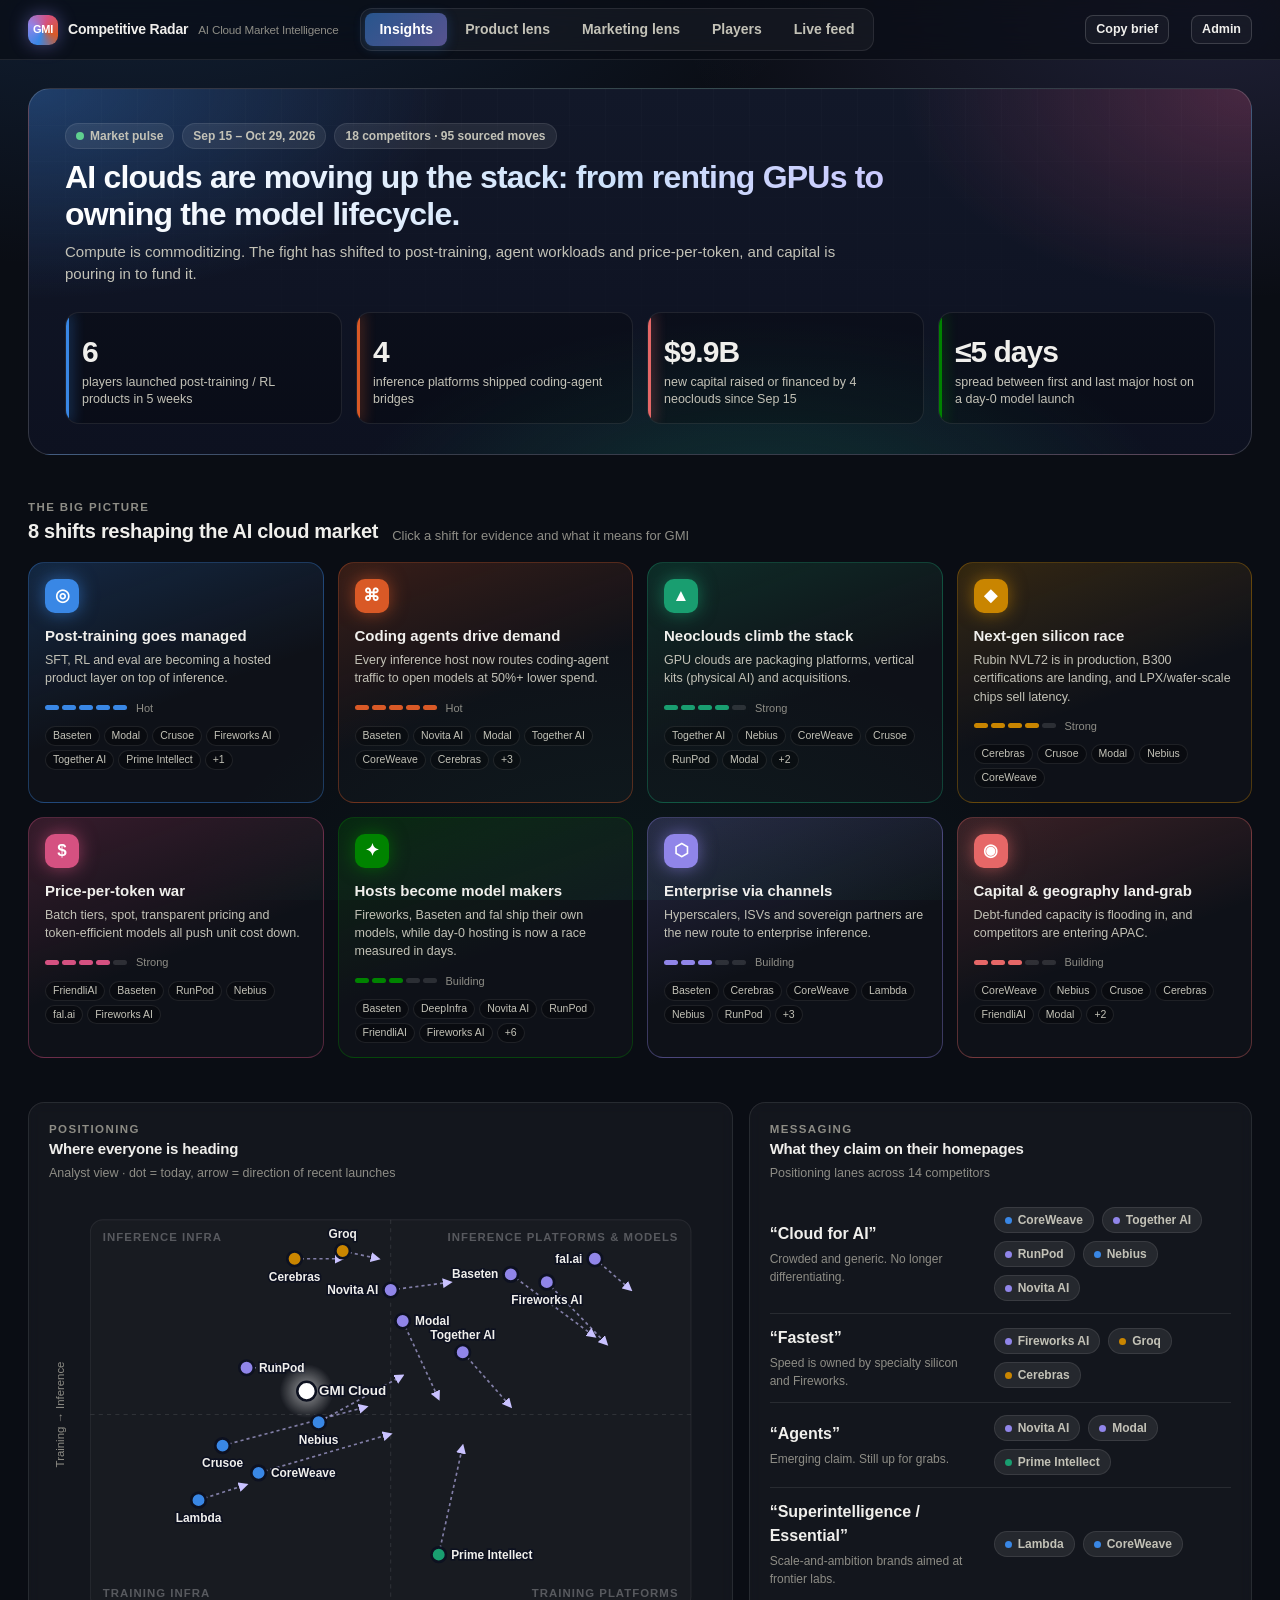
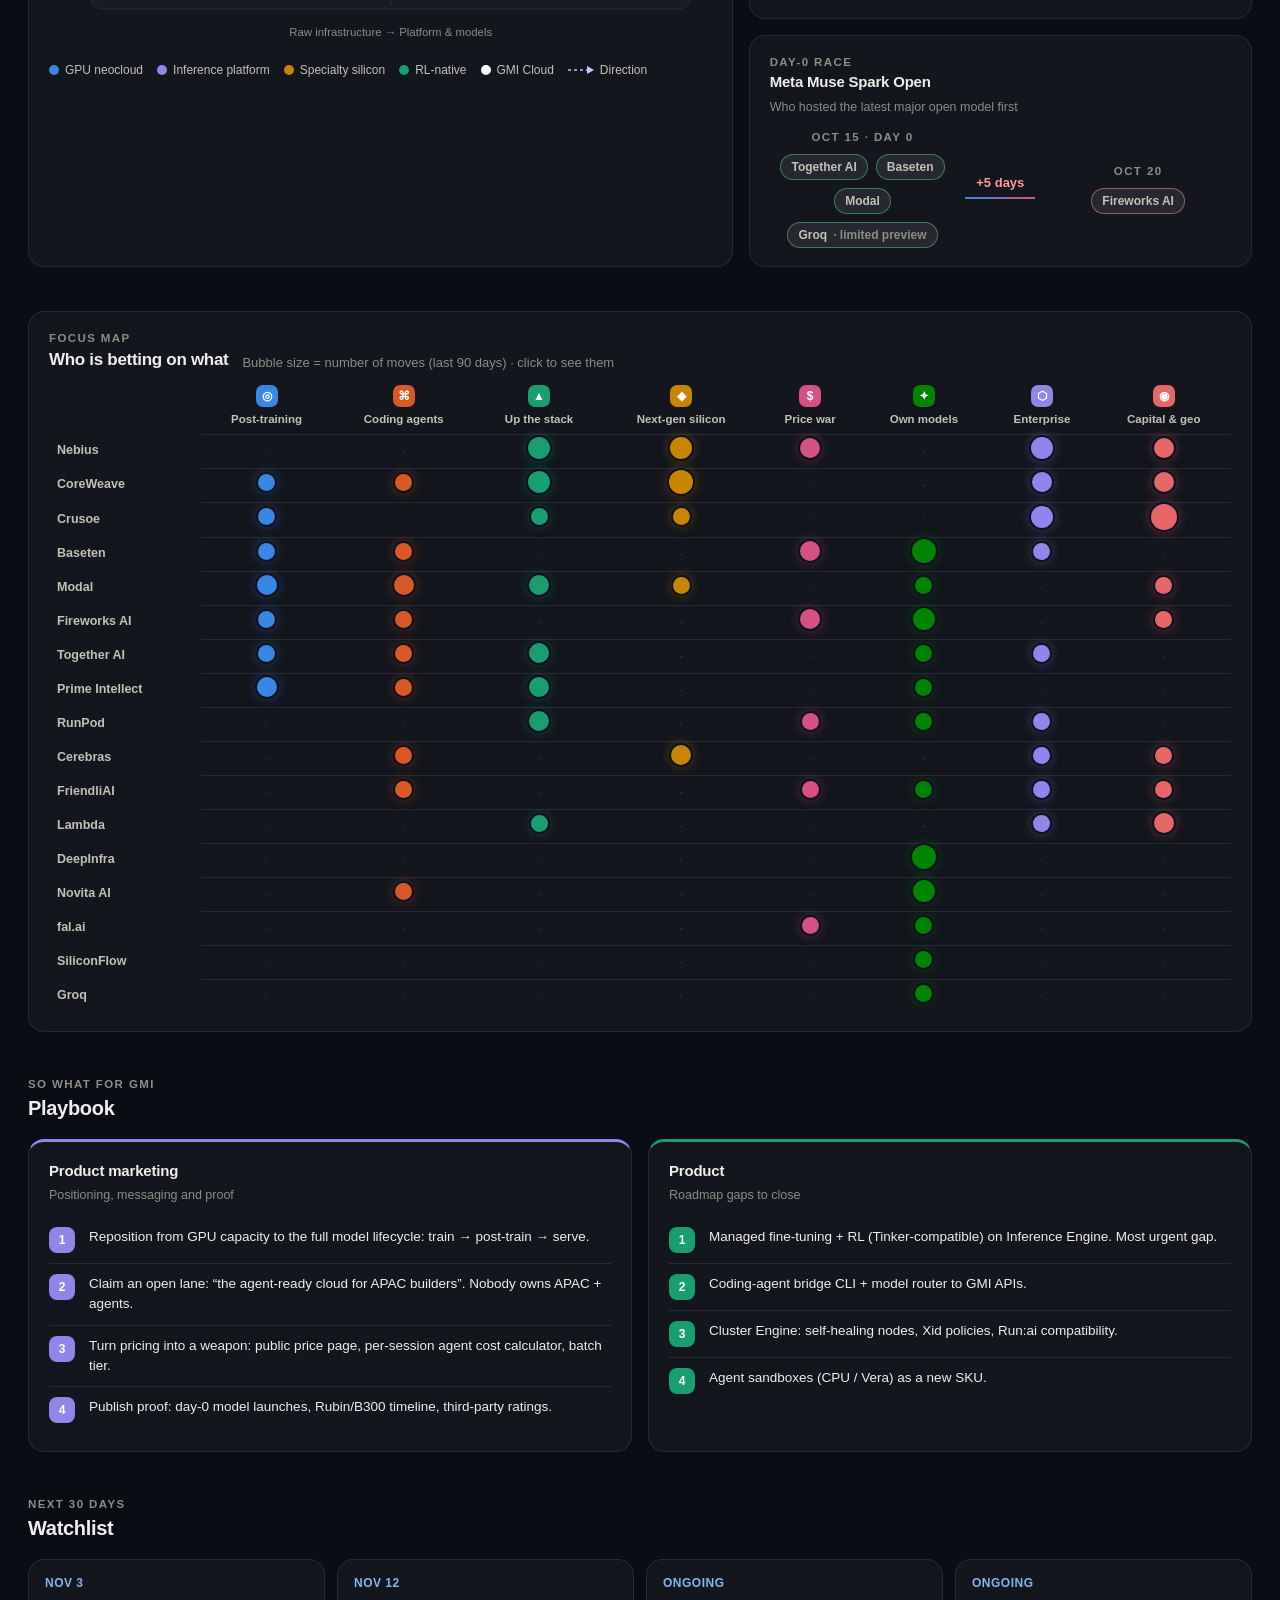
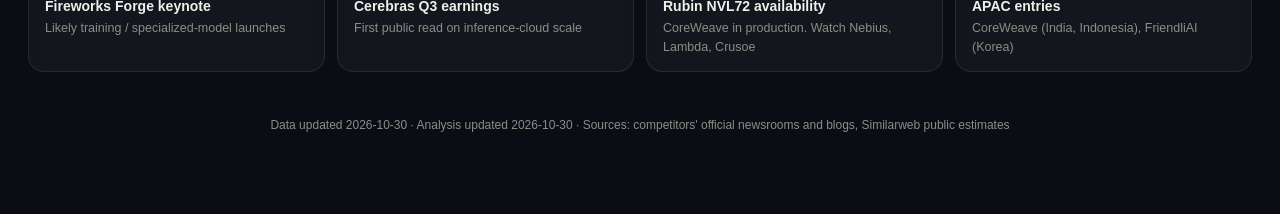
<file: index.html>
<!doctype html>
<html lang="en">
<head>
<meta charset="utf-8">
<meta name="viewport" content="width=device-width, initial-scale=1">
<title>GMI Cloud · Competitive Radar</title>
<link rel="stylesheet" href="styles.css?v=9">
</head>
<body>
<header class="topbar">
  <div class="brand"><div class="logo">GMI</div>Competitive Radar <small>AI Cloud Market Intelligence</small></div>
  <nav class="tabs" id="tabs">
    <button data-tab="insights" class="active">Insights</button>
    <button data-tab="product">Product lens</button>
    <button data-tab="marketing">Marketing lens</button>
    <button data-tab="players">Players</button>
    <button data-tab="feed">Live feed</button>
  </nav>
  <div class="spacer"></div>
  <button class="btn sm" id="copyBrief" title="Copy an English brief as Markdown">Copy brief</button>
  <a class="btn sm" href="admin.html">Admin</a>
</header>

<main class="wrap">
  <div class="banner hidden" id="draftBanner"><b>Draft</b><span>You're viewing unpublished edits from this browser. Your team sees the published version.</span><div class="spacer"></div><a class="btn sm" href="admin.html">Publish</a></div>

  <!-- ================= INSIGHTS ================= -->
  <section id="v-insights">
    <div class="hero">
      <div class="chip-row"><span class="pill"><span class="live"></span>Market pulse</span><span class="pill" id="period"></span><span class="pill" id="coverage"></span></div>
      <h1 id="headline"></h1>
      <p class="lede" id="subhead"></p>
      <div class="stats" id="stats"></div>
    </div>

    <div class="section">
      <div class="section-head"><div><div class="kicker">The big picture</div><h2>8 shifts reshaping the AI cloud market</h2></div><p>Click a shift for evidence and what it means for GMI</p></div>
      <div class="trends" id="trends"></div>
      <div id="trendDetail"></div>
    </div>

    <div class="section grid two">
      <div class="card">
        <div class="kicker">Positioning</div><h3>Where everyone is heading</h3>
        <div class="sub">Analyst view · dot = today, arrow = direction of recent launches</div>
        <div class="chart" id="map"></div>
        <div class="legend" id="mapLegend"></div>
      </div>
      <div class="grid" style="align-content:start">
        <div class="card">
          <div class="kicker">Messaging</div><h3>What they claim on their homepages</h3>
          <div class="sub">Positioning lanes across 14 competitors</div>
          <div id="messaging"></div>
        </div>
        <div class="card">
          <div class="kicker">Day-0 race</div><h3 id="raceTitle"></h3>
          <div class="sub">Who hosted the latest major open model first</div>
          <div id="race"></div>
        </div>
      </div>
    </div>

    <div class="section card">
      <div class="section-head" style="margin-bottom:6px"><div><div class="kicker">Focus map</div><h2 style="font-size:17px">Who is betting on what</h2></div><p>Bubble size = number of moves (last 90 days) · click to see them</p></div>
      <div style="overflow-x:auto"><table class="matrix" id="matrix"></table></div>
    </div>

    <div class="section">
      <div class="section-head"><div><div class="kicker">So what for GMI</div><h2>Playbook</h2></div></div>
      <div class="grid g2">
        <div class="card pb-card" style="--c:#9085e9"><h3>Product marketing</h3><div class="sub">Positioning, messaging and proof</div><ol class="play" id="pmm" style="--c:#9085e9"></ol></div>
        <div class="card pb-card" style="--c:#199e70"><h3>Product</h3><div class="sub">Roadmap gaps to close</div><ol class="play" id="prod" style="--c:#199e70"></ol></div>
      </div>
    </div>

    <div class="section">
      <div class="section-head"><div><div class="kicker">Next 30 days</div><h2>Watchlist</h2></div></div>
      <div class="watch" id="watch"></div>
    </div>
  </section>

  <!-- ================= PRODUCT LENS ================= -->
  <section id="v-product" class="hidden">
    <div class="lens-hero" style="--c1:#199e70;--c2:#3987e5">
      <div class="kicker">For the product team</div>
      <h1>What competitors are shipping</h1>
      <p class="lede">Capabilities launched Aug–Oct 2026, mapped to GMI's product lines. Use it for roadmap and parity reviews.</p>
      <div class="takeaways" id="prodTk"></div>
    </div>
    <div class="section card">
      <div class="section-head" style="margin-bottom:4px"><div><div class="kicker">Capability adoption</div><h2 style="font-size:17px">Table stakes vs. white space</h2></div>
        <p>Dots = competitors that shipped it · click a name for the source</p></div>
      <div class="legend" id="capLegend" style="margin:0 0 6px"></div>
      <div style="overflow-x:auto"><table class="capgrid" id="capGrid"></table></div>
    </div>
    <div class="section card">
      <div class="section-head" style="margin-bottom:4px"><div><div class="kicker">Shipping timeline</div><h2 style="font-size:17px">Product moves by GMI product line</h2></div><p>Color = trend · hover for details, click to open</p></div>
      <div class="chart" id="lanes"></div>
      <div class="legend" id="lanesLegend"></div>
    </div>
    <div class="section card">
      <div class="section-head" style="margin-bottom:4px"><div><div class="kicker">Direction</div><h2 style="font-size:17px">Where each competitor is investing</h2></div><p>Product moves in the last 90 days, by GMI line</p></div>
      <div style="overflow-x:auto"><table class="data" id="prodTable"></table></div>
    </div>
  </section>

  <!-- ================= MARKETING LENS ================= -->
  <section id="v-marketing" class="hidden">
    <div class="lens-hero" style="--c1:#9085e9;--c2:#d55181">
      <div class="kicker">For the marketing team</div>
      <h1>How competitors are telling their story</h1>
      <p class="lede">Launch moments, go-to-market tactics and positioning, plus what GMI should borrow, counter or own.</p>
      <div class="takeaways five" id="mktTk"></div>
    </div>
    <div class="section card">
      <div class="section-head" style="margin-bottom:4px"><div><div class="kicker">Marketing calendar</div><h2 style="font-size:17px">The moments that shaped the narrative</h2></div><p>Filled = happened · hollow = upcoming</p></div>
      <div class="chart" id="moments"></div>
    </div>
    <div class="section card">
      <div class="section-head" style="margin-bottom:4px"><div><div class="kicker">GTM playbook</div><h2 style="font-size:17px">Which tactics each competitor uses</h2></div><p>Hover a dot for the example · click to open it</p></div>
      <div style="overflow-x:auto"><table class="tacgrid" id="tacGrid"></table></div>
    </div>
    <div class="section">
      <div class="section-head"><div><div class="kicker">Narratives</div><h2>The story each competitor is telling this quarter</h2></div></div>
      <div class="stories" id="stories"></div>
    </div>
  </section>

  <!-- ================= PLAYERS ================= -->
  <section id="v-players" class="hidden">
    <div class="section-head"><div><div class="kicker">Competitor profiles</div><h2>Positioning, direction and threat to GMI</h2></div><p>Threat = overlap with GMI product lines (analyst view)</p></div>
    <div class="players" id="players"></div>
  </section>

  <!-- ================= FEED ================= -->
  <section id="v-feed" class="hidden">
    <div class="filters" id="trendChips"></div>
    <div class="filters">
      <div class="seg" id="periodSeg">
        <button data-p="thisweek">This week</button><button data-p="lastweek">Last week</button><button data-p="30d" class="active">30 days</button><button data-p="90d">90 days</button><button data-p="all">All</button>
      </div>
      <select id="fComp" aria-label="Competitor"></select>
      <select id="fImp" aria-label="Impact"><option value="">All impact</option><option>High</option><option>Medium</option><option>Low</option></select>
      <input type="search" id="fQ" placeholder="Search…" style="min-width:200px">
      <button class="btn sm" id="reset">Reset</button>
      <span class="range-label" id="rangeLabel"></span>
    </div>
    <div class="feed" id="feed"></div>
  </section>

  <div class="foot" id="foot"></div>
</main>
<div class="tooltip" id="tip"></div>
<div class="toast" id="toast"></div>

<script src="data.js?v=9"></script>
<script src="insights.js?v=9"></script>
<script src="store.js?v=9"></script>
<script>
(function () {
  const { data, isDraft } = CI.load();
  const I = window.CI_INSIGHTS;
  const esc = CI.esc, $ = (s) => document.querySelector(s);
  const today = new Date();
  const byId = Object.fromEntries(data.items.map((i) => [i.id, i]));
  const T = Object.fromEntries(I.trends.map((t) => [t.id, t]));
  const trendOf = (it) => T[(it.themes || [])[0]] || { color: "#8e8d86", name: "Other" };
  const short = (d) => { const x = CI.parse(d); return x.toLocaleString("en-US", { month: "short" }) + " " + x.getDate(); };
  const state = { tab: "insights", period: "30d", comp: "", imp: "", q: "", trends: new Set(), openTrend: null };
  const tip = $("#tip");
  const showTip = (e, html) => { tip.innerHTML = html; tip.style.display = "block"; tip.style.left = Math.min(e.clientX + 14, innerWidth - 340) + "px"; tip.style.top = e.clientY + 14 + "px"; };
  const hideTip = () => (tip.style.display = "none");
  if (isDraft) $("#draftBanner").classList.remove("hidden");

  const segColor = { neo: "#3987e5", inf: "#9085e9", chip: "#c98500", rl: "#199e70", gmi: "#ffffff" };
  const segName = { neo: "GPU neocloud", inf: "Inference platform", chip: "Specialty silicon", rl: "RL-native", gmi: "GMI Cloud" };
  const segOf = Object.fromEntries(I.map.map((m) => [m.name, m.seg]));
  const avatar = (name, sm) => { const c = segColor[segOf[name]] || "#6d6c66"; return `<div class="avatar" style="${sm ? "width:26px;height:26px;font-size:10px;border-radius:7px;" : ""}background:linear-gradient(135deg, ${c}, color-mix(in srgb, ${c} 45%, #0a0d14))">${esc(name.replace(/[^A-Za-z]/g, "").slice(0, 2))}</div>`; };

  /* ================= INSIGHTS ================= */
  function renderInsights() {
    $("#period").textContent = I.period;
    $("#coverage").textContent = `${data.competitors.length} competitors · ${data.items.length} sourced moves`;
    $("#headline").textContent = I.headline;
    $("#subhead").textContent = I.subhead;
    $("#stats").innerHTML = I.stats.map((s) => `<div class="stat" style="--c:${T[s.trend].color}"><div class="v">${esc(s.value)}</div><div class="l">${esc(s.label)}</div></div>`).join("");

    // trend cards
    const since = CI.addDays(today, -90);
    const playersFor = (tid) => [...new Set(data.items.filter((i) => (i.themes || []).includes(tid) && CI.parse(i.date) >= since).map((i) => i.competitor))];
    $("#trends").innerHTML = I.trends.map((t) => {
      const ps = playersFor(t.id);
      return `<div class="trend ${state.openTrend === t.id ? "open" : ""}" style="--c:${t.color}" data-trend="${t.id}" tabindex="0" role="button" aria-expanded="${state.openTrend === t.id}">
        <div class="ic">${t.icon}</div><h3>${esc(t.name)}</h3><p>${esc(t.oneLiner)}</p>
        <div class="momentum">${[1, 2, 3, 4, 5].map((n) => `<i class="${n <= t.momentum ? "on" : ""}"></i>`).join("")}<span>${["", "Early", "Emerging", "Building", "Strong", "Hot"][t.momentum]}</span></div>
        <div class="logos">${ps.slice(0, 6).map((p) => `<span class="mini">${esc(p)}</span>`).join("")}${ps.length > 6 ? `<span class="mini">+${ps.length - 6}</span>` : ""}</div>
      </div>`;
    }).join("");
    $("#trends").querySelectorAll(".trend").forEach((el) => {
      const go = () => { state.openTrend = state.openTrend === el.dataset.trend ? null : el.dataset.trend; renderInsights(); if (state.openTrend) $("#trendDetail").scrollIntoView({ behavior: "smooth", block: "nearest" }); };
      el.onclick = go; el.onkeydown = (e) => (e.key === "Enter" || e.key === " ") && (e.preventDefault(), go());
    });
    const t = T[state.openTrend];
    $("#trendDetail").innerHTML = t ? `<div class="trend-detail" style="--c:${t.color}">
      <div class="td-grid"><div><div class="kicker" style="color:${t.color}">Evidence</div>
        ${t.evidence.map((id) => byId[id]).filter(Boolean).map((i) => `<div class="ev"><span class="d">${short(i.date)}</span><span class="w">${esc(i.competitor)}</span><a href="${esc(i.url)}" target="_blank" rel="noopener">${esc(i.title)}</a></div>`).join("")}
      </div><div>
        <div class="so"><div class="k" style="color:#c9c2ff">Product marketing</div>${esc(t.pmm)}</div>
        <div class="so"><div class="k" style="color:#5fd08f">Product</div>${esc(t.product)}</div>
        <button class="btn sm" data-feedtrend="${t.id}">See all ${esc(t.name.toLowerCase())} moves →</button>
      </div></div></div>` : "";
    const ft = $("#trendDetail [data-feedtrend]");
    if (ft) ft.onclick = () => { state.trends = new Set([ft.dataset.feedtrend]); state.period = "90d"; state.tab = "feed"; render(); scrollTo({ top: 0, behavior: "instant" }); };

    renderMap(); renderMessaging(); renderRace(); renderMatrix();
    $("#pmm").innerHTML = I.gmi.pmm.map((x) => `<li><span>${esc(x)}</span></li>`).join("");
    $("#prod").innerHTML = I.gmi.product.map((x) => `<li><span>${esc(x)}</span></li>`).join("");
    $("#watch").innerHTML = I.watch.map((w) => `<div class="card"><div class="date">${/^\d/.test(w.date) ? short(w.date).toUpperCase() : esc(w.date.toUpperCase())}</div><div class="what">${esc(w.what)}</div><div class="muted" style="font-size:12.5px">${esc(w.why)}</div></div>`).join("");
  }

  function renderMap() {
    const W = 640, H = 440, L = 40, R = 620, TOP = 24, B = 400;
    const X = (v) => L + (v / 100) * (R - L), Y = (v) => B - (v / 100) * (B - TOP);
    const labelPos = { "Baseten": "left", "Fireworks AI": "below", "fal.ai": "left", "Cerebras": "below", "Groq": "above", "Novita AI": "left", "Together AI": "above", "Nebius": "below", "Crusoe": "below", "Lambda": "below" };
    let s = `<svg viewBox="0 0 ${W} ${H}" role="img" aria-label="Competitive positioning map">
      <defs><marker id="arr" viewBox="0 0 10 10" refX="8" refY="5" markerWidth="6" markerHeight="6" orient="auto-start-reverse"><path d="M0,0 L10,5 L0,10 z" fill="#c9c2ff"/></marker>
      <radialGradient id="glow"><stop offset="0" stop-color="#fff" stop-opacity=".55"/><stop offset="1" stop-color="#fff" stop-opacity="0"/></radialGradient></defs>
      <rect x="${L}" y="${TOP}" width="${R - L}" height="${B - TOP}" rx="12" fill="rgba(255,255,255,.02)" stroke="rgba(255,255,255,.08)"/>
      <line x1="${X(50)}" x2="${X(50)}" y1="${TOP}" y2="${B}" stroke="rgba(255,255,255,.1)" stroke-dasharray="4 4"/>
      <line x1="${L}" x2="${R}" y1="${Y(50)}" y2="${Y(50)}" stroke="rgba(255,255,255,.1)" stroke-dasharray="4 4"/>
      <text class="quad-label" x="${L + 12}" y="${TOP + 20}">Inference infra</text>
      <text class="quad-label" x="${R - 12}" y="${TOP + 20}" text-anchor="end">Inference platforms &amp; models</text>
      <text class="quad-label" x="${L + 12}" y="${B - 12}">Training infra</text>
      <text class="quad-label" x="${R - 12}" y="${B - 12}" text-anchor="end">Training platforms</text>
      <text class="axis-label" x="${(L + R) / 2}" y="${H - 14}" text-anchor="middle">Raw infrastructure  →  Platform &amp; models</text>
      <text class="axis-label" transform="translate(14 ${(TOP + B) / 2}) rotate(-90)" text-anchor="middle">Training  →  Inference</text>`;
    I.map.forEach((m) => { if (m.to) s += `<line x1="${X(m.x)}" y1="${Y(m.y)}" x2="${X(m.to[0])}" y2="${Y(m.to[1])}" stroke="#c9c2ff" stroke-opacity=".6" stroke-width="1.6" stroke-dasharray="3 3" marker-end="url(#arr)"/>`; });
    I.map.forEach((m) => {
      const x = X(m.x), y = Y(m.y), c = segColor[m.seg], gmi = m.seg === "gmi";
      if (gmi) s += `<circle cx="${x}" cy="${y}" r="26" fill="url(#glow)"/>`;
      s += `<circle cx="${x}" cy="${y}" r="${gmi ? 9 : 7}" fill="${c}" stroke="#0d1120" stroke-width="2.5" data-m="${esc(m.name)}" style="cursor:pointer"/>`;
      const p = labelPos[m.name] || "right";
      const [lx, ly, a] = p === "left" ? [x - 12, y + 4, "end"] : p === "above" ? [x, y - 13, "middle"] : p === "below" ? [x, y + 21, "middle"] : [x + 12, y + 4, "start"];
      s += `<text class="map-name" x="${lx}" y="${ly}" text-anchor="${a}" ${gmi ? 'style="font-weight:800;font-size:13px"' : ""}>${esc(m.name)}</text>`;
    });
    $("#map").innerHTML = s + "</svg>";
    $("#map").querySelectorAll("circle[data-m]").forEach((c) => {
      const p = I.players.find((x) => x.name === c.dataset.m);
      c.onmousemove = (e) => showTip(e, `<div class="t">${esc(c.dataset.m)}</div>${p ? `<div class="r">${esc(p.from)} → <b>${esc(p.to)}</b></div><div class="r">Betting on: ${esc(p.bet)}</div>` : '<div class="r">Full-stack: GPU Cloud · Cluster Engine · Inference Engine</div>'}`);
      c.onmouseleave = hideTip;
    });
    $("#mapLegend").innerHTML = Object.keys(segColor).map((k) => `<span><i style="background:${segColor[k]}"></i>${segName[k]}</span>`).join("") + `<span><svg width="26" height="8"><line x1="0" y1="4" x2="20" y2="4" stroke="#c9c2ff" stroke-dasharray="3 3" stroke-width="1.6"/><path d="M19,0 L26,4 L19,8z" fill="#c9c2ff"/></svg>Direction</span>`;
  }

  function renderMessaging() {
    $("#messaging").innerHTML = I.messaging.map((m) => `<div class="claim"><div><b>${esc(m.claim)}</b><div class="n">${esc(m.note)}</div></div>
      <div class="chip-row">${m.who.map((w) => `<span class="pill"><span class="dot" style="background:${segColor[segOf[w]] || "#888"}"></span>${esc(w)}</span>`).join("")}</div></div>`).join("");
  }

  function renderRace() {
    const r = I.dayZero; $("#raceTitle").textContent = r.model;
    const days = [...new Set(r.hosts.map((h) => h.date))].sort();
    const gap = Math.round((CI.parse(days[days.length - 1]) - CI.parse(days[0])) / 864e5);
    $("#race").innerHTML = `<div style="display:grid;grid-template-columns:1fr auto 1fr;gap:10px;align-items:center">
      ${days.map((d, i) => `${i ? `<div style="text-align:center;color:#ff9b97;font-weight:800;font-size:13px">+${gap} days<div style="height:2px;width:70px;margin:4px auto;background:linear-gradient(90deg,#3987e5,#d55181)"></div></div>` : ""}
        <div style="text-align:center"><div class="kicker" style="margin-bottom:8px">${short(d)}${i ? "" : " · day 0"}</div>
        <div class="chip-row" style="justify-content:center">${r.hosts.filter((h) => h.date === d).map((h) => `<span class="pill" style="${i ? "border-color:rgba(255,155,151,.5)" : "border-color:rgba(95,208,143,.5)"}">${esc(h.name)}${h.note ? ` <span class="muted">· ${esc(h.note)}</span>` : ""}</span>`).join("")}</div></div>`).join("")}
    </div>`;
  }

  function renderMatrix() {
    const since = CI.addDays(today, -90);
    const its = data.items.filter((i) => CI.parse(i.date) >= since);
    const comps = data.competitors.map((c) => c.name).map((n) => ({ n, rows: I.trends.map((t) => its.filter((i) => i.competitor === n && (i.themes || []).includes(t.id))) }))
      .map((r) => ({ ...r, total: r.rows.reduce((a, b) => a + b.length, 0) })).filter((r) => r.total).sort((a, b) => b.total - a.total);
    const max = Math.max(1, ...comps.flatMap((r) => r.rows.map((x) => x.length)));
    $("#matrix").innerHTML = `<thead><tr><th></th>${I.trends.map((t) => `<th><span class="hd"><i style="background:${t.color}">${t.icon}</i>${esc(t.short || t.name)}</span></th>`).join("")}</tr></thead><tbody>` +
      comps.map((r) => `<tr><th>${esc(r.n)}</th>${r.rows.map((x, j) => {
        if (!x.length) return `<td><span style="color:rgba(255,255,255,.15)">·</span></td>`;
        const d = Math.round(10 + 16 * Math.sqrt(x.length / max));
        return `<td><span class="bub" style="--c:${I.trends[j].color};width:${d}px;height:${d}px" data-c="${esc(r.n)}" data-t="${I.trends[j].id}"></span></td>`;
      }).join("")}</tr>`).join("") + "</tbody>";
    $("#matrix").querySelectorAll(".bub").forEach((b) => {
      const list = its.filter((i) => i.competitor === b.dataset.c && (i.themes || []).includes(b.dataset.t));
      b.onmousemove = (e) => showTip(e, `<div class="t">${esc(b.dataset.c)} · ${esc(T[b.dataset.t].name)}</div>${list.slice(0, 5).map((i) => `<div class="r">${short(i.date)} — ${esc(i.title)}</div>`).join("")}`);
      b.onmouseleave = hideTip;
      b.onclick = () => { hideTip(); state.comp = b.dataset.c; state.trends = new Set([b.dataset.t]); state.period = "90d"; state.tab = "feed"; render(); scrollTo({ top: 0, behavior: "instant" }); };
    });
  }

  /* ================= PRODUCT LENS ================= */
  const LINES = [["gpu", "GPU Cloud", "#3987e5"], ["cluster", "Cluster Engine", "#199e70"], ["inference", "Inference Engine", "#9085e9"], ["multi", "Cross-line", "#c98500"]];
  const STATUS = (n) => n >= 4 ? ["Table stakes", "#e66767"] : n >= 2 ? ["Emerging", "#f0b545"] : ["Differentiator", "#5fd08f"];
  const PRODUCT_CATS = new Set(["New Product", "Feature", "Pricing", "GPU/Hardware", "Infrastructure/Region", "Model Launch"]);
  const ev = (e) => typeof e === "string" ? byId[e] : e;
  function renderProduct() {
    $("#prodTk").innerHTML = I.productTakeaways.map((t, i) => `<div class="tk" style="--kc:${["#e66767", "#f0b545", "#5fd08f"][i]}"><b>${["Table stakes", "Next wave", "Opening for GMI"][i]}</b>${esc(t)}</div>`).join("");
    $("#capLegend").innerHTML = [["Table stakes", "4+ competitors", "#e66767"], ["Emerging", "2–3", "#f0b545"], ["Differentiator", "1 competitor", "#5fd08f"]].map(([a, b, c]) => `<span><i style="background:${c}"></i>${a} <span class="muted">(${b})</span></span>`).join("");
    const total = data.competitors.length;
    let h = "";
    LINES.forEach(([lid, lname, lc]) => {
      const caps = I.capabilities.filter((c) => c.line === lid).sort((a, b) => b.who.length - a.who.length);
      if (!caps.length) return;
      h += `<tr class="grp" style="--gc:#86b6ef"><td colspan="4">${esc(lname)}</td></tr>`;
      caps.forEach((c) => {
        const [st, sc] = STATUS(c.who.length);
        h += `<tr style="--sc:${sc}"><td class="nm">${esc(c.name)}</td>
          <td><div class="adopt" title="${c.who.length} of ${total} competitors">${Array.from({ length: total }, (_, i) => `<i class="${i < c.who.length ? "on" : ""}"></i>`).join("")}</div></td>
          <td><span class="status">${st}</span></td>
          <td><div class="who">${c.who.map(([n, e]) => { const it = ev(e); return it ? `<a href="${esc(it.url)}" target="_blank" rel="noopener" title="${esc(it.title)}">${esc(n)}</a>` : ""; }).join("")}</div></td></tr>`;
      });
    });
    $("#capGrid").innerHTML = h;
    renderLanes();
    // direction table
    const since = CI.addDays(today, -90);
    const rows = data.competitors.map((c) => {
      const its = data.items.filter((i) => i.competitor === c.name && PRODUCT_CATS.has(i.category) && CI.parse(i.date) >= since).sort((a, b) => b.date.localeCompare(a.date));
      return { c, its, p: I.players.find((x) => x.name === c.name) };
    }).filter((r) => r.its.length).sort((a, b) => b.its.length - a.its.length);
    const mx = Math.max(1, ...rows.flatMap((r) => LINES.map(([l]) => r.its.filter((i) => i.product === l).length)));
    $("#prodTable").innerHTML = `<thead><tr><th>Competitor</th><th>Direction</th><th>Moves by GMI line</th><th>Latest product move</th></tr></thead><tbody>` + rows.map((r) => `<tr>
      <td><div style="display:flex;align-items:center;gap:10px">${avatar(r.c.name)}<b>${esc(r.c.name)}</b></div></td>
      <td style="min-width:300px">${r.p ? `<div class="fromto" style="margin:0;flex-wrap:nowrap"><span class="a">${esc(r.p.from)}</span><span class="arr">→</span><span class="b">${esc(r.p.to)}</span></div>` : '<span class="muted">—</span>'}</td>
      <td><div class="lines-mini">${LINES.map(([l, ln]) => { const n = r.its.filter((i) => i.product === l).length; return `<span>${esc(ln.replace(" Engine", "").replace("Cross-line", "Cross"))}</span><div class="bar"><span style="width:${(n / mx) * 100}%"></span></div><span class="n">${n}</span>`; }).join("")}</div></td>
      <td><a href="${esc(r.its[0].url)}" target="_blank" rel="noopener">${esc(r.its[0].title)}</a><div class="muted" style="font-size:12px">${short(r.its[0].date)} · ${esc(r.its[0].category)}</div></td></tr>`).join("") + "</tbody>";
  }

  function renderLanes() {
    const start = CI.parse("2026-09-14"), end = CI.addDays(today, 3);
    const W = 1180, H = 330, L = 130, R = 1160, TOP = 18, rowH = 70;
    const X = (d) => L + ((CI.parse(d) - start) / (end - start)) * (R - L);
    const its = data.items.filter((i) => PRODUCT_CATS.has(i.category) && CI.parse(i.date) >= start).sort((a, b) => a.date.localeCompare(b.date));
    let s = `<svg viewBox="0 0 ${W} ${H}" role="img" aria-label="Product moves timeline by GMI product line">`;
    for (let d = CI.weekStart(start); d <= end; d = CI.addDays(d, 7)) { const x = X(CI.isoDate(d)); if (x < L) continue; s += `<line x1="${x}" x2="${x}" y1="${TOP}" y2="${TOP + rowH * 4}" stroke="rgba(255,255,255,.06)"/><text class="axis-label" x="${x}" y="${TOP + rowH * 4 + 18}" text-anchor="middle">${short(CI.isoDate(d))}</text>`; }
    LINES.forEach(([l, ln, lc], r) => {
      const y0 = TOP + r * rowH;
      s += `<rect x="${L}" y="${y0 + 4}" width="${R - L}" height="${rowH - 8}" rx="10" fill="#fff" fill-opacity="${r % 2 ? ".025" : ".05"}"/>`;
      s += `<text x="${L - 14}" y="${y0 + rowH / 2 + 4}" text-anchor="end" fill="#f0efec" style="font-size:12.5px;font-weight:700">${esc(ln)}</text>`;
      const seen = {};
      its.filter((i) => i.product === l).forEach((i) => {
        const k = i.date; const n = (seen[k] = (seen[k] || 0) + 1) - 1;
        const off = [0, -11, 11, -22, 22, -5.5, 5.5, -16.5, 16.5][n % 9];
        s += `<circle cx="${X(i.date)}" cy="${y0 + rowH / 2 + off}" r="${i.impact === "High" ? 8 : 6}" fill="${trendOf(i).color}" stroke="#0d1120" stroke-width="2" data-id="${esc(i.id)}" style="cursor:pointer"/>`;
      });
    });
    const tx = X(CI.isoDate(today));
    s += `<line x1="${tx}" x2="${tx}" y1="${TOP}" y2="${TOP + rowH * 4}" stroke="#fff" stroke-opacity=".5" stroke-dasharray="3 3"/><text x="${tx}" y="${TOP - 4}" text-anchor="middle" fill="#fff" style="font-size:10.5px;font-weight:700">TODAY</text>`;
    $("#lanes").innerHTML = s + "</svg>";
    $("#lanes").querySelectorAll("circle[data-id]").forEach((c) => {
      const i = byId[c.dataset.id];
      c.onmousemove = (e) => showTip(e, `<div class="t">${esc(i.competitor)} · ${short(i.date)}</div><div class="r">${esc(i.title)}</div><div class="r" style="color:#c9c2ff">${esc(i.takeaway_en || "")}</div>`);
      c.onmouseleave = hideTip; c.onclick = () => open(i.url, "_blank", "noopener");
    });
    $("#lanesLegend").innerHTML = I.trends.map((t) => `<span><i style="background:${t.color}"></i>${esc(t.short)}</span>`).join("") + `<span class="muted">Large dot = high impact</span>`;
  }

  /* ================= MARKETING LENS ================= */
  function renderMarketing() {
    const kc = { Borrow: "#5fd08f", Counter: "#ff9b97", Own: "#c9c2ff" };
    $("#mktTk").innerHTML = I.marketingTakeaways.map((t) => `<div class="tk" style="--kc:${kc[t.k]}"><b>${esc(t.k)}</b>${esc(t.t)}</div>`).join("");
    renderMoments();
    // tactic grid
    const comps = data.competitors.map((c) => c.name).map((n) => ({ n, cells: I.tactics.map((t) => t.who.find(([w]) => w === n)) }))
      .map((r) => ({ ...r, k: r.cells.filter(Boolean).length })).filter((r) => r.k).sort((a, b) => b.k - a.k);
    $("#tacGrid").innerHTML = `<thead><tr><th></th>${I.tactics.map((t) => `<th><i>${t.icon}</i>${esc(t.name)}<div class="muted" style="font-weight:500;margin-top:3px">${t.who.length} players</div></th>`).join("")}<th>Tactics</th></tr></thead><tbody>` +
      comps.map((r) => `<tr><th><div style="display:flex;align-items:center;gap:8px">${avatar(r.n, true)}${esc(r.n)}</div></th>${r.cells.map((c, j) => {
        if (!c) return `<td><span style="color:rgba(255,255,255,.12)">·</span></td>`;
        const it = ev(c[1]);
        return `<td><span class="tdotm" data-url="${esc(it.url)}" data-tip="${esc(I.tactics[j].name)}" data-title="${esc(it.title)}" data-c="${esc(r.n)}"></span></td>`;
      }).join("")}<td><span class="tcount">${r.k}</span></td></tr>`).join("") + "</tbody>";
    $("#tacGrid").querySelectorAll(".tdotm").forEach((d) => {
      d.onmousemove = (e) => showTip(e, `<div class="t">${esc(d.dataset.c)} · ${esc(d.dataset.tip)}</div><div class="r">${esc(d.dataset.title)}</div>`);
      d.onmouseleave = hideTip; d.onclick = () => open(d.dataset.url, "_blank", "noopener");
    });
    // stories
    const traffic = Object.fromEntries((I.traffic || []).map((t) => [t.name, t]));
    $("#stories").innerHTML = data.competitors.filter((c) => I.stories[c.name]).map((c) => {
      const p = I.players.find((x) => x.name === c.name);
      const tac = I.tactics.filter((t) => t.who.some(([w]) => w === c.name));
      const tr = traffic[c.name] || c.traffic;
      return `<div class="story" style="--c:${segColor[segOf[c.name]] || "#6d6c66"}"><div class="head">${avatar(c.name)}<div><b>${esc(c.name)}</b><div class="muted" style="font-size:12px">${esc(c.segment)}</div></div></div>
        ${p ? `<div class="tl">Homepage: “${esc(p.tagline)}”</div>` : `<div class="tl">&nbsp;</div>`}
        <div class="st">${esc(I.stories[c.name])}</div>
        <div class="chip-row">${tac.length ? tac.map((t) => `<span class="pill" style="padding:2px 8px;font-size:11px">${t.icon} ${esc(t.name)}</span>`).join("") : '<span class="muted" style="font-size:12px">No visible campaigns this quarter</span>'}</div>
        ${tr && tr.visits ? `<div class="chip-row" style="margin-top:8px"><span class="pill">🌐 ${esc(tr.visits)} visits · ${esc(tr.month)}</span>${tr.mom ? `<span class="pill" style="color:${/^-/.test(tr.mom) ? "#ff9b97" : "#5fd08f"}">${esc(tr.mom)} MoM</span>` : ""}</div>` : ""}
      </div>`;
    }).join("");
  }

  function renderMoments() {
    const start = CI.parse("2026-09-15"), end = CI.parse("2026-11-16");
    const W = 1180, H = 330, L = 90, R = 1110, Y = 160;
    const X = (d) => L + ((CI.parse(d) - start) / (end - start)) * (R - L);
    const LY = { 2: Y - 122, 1: Y - 66, "-1": Y + 44, "-2": Y + 100 };
    let s = `<svg viewBox="0 0 ${W} ${H}" role="img" aria-label="Marketing moments timeline">
      <defs><linearGradient id="mg" x1="0" x2="1"><stop offset="0" stop-color="#3987e5"/><stop offset=".55" stop-color="#9085e9"/><stop offset="1" stop-color="#d55181"/></linearGradient></defs>`;
    ["2026-10-01", "2026-11-01"].forEach((m) => { const x = X(m); s += `<line x1="${x}" x2="${x}" y1="20" y2="${H - 22}" stroke="rgba(255,255,255,.06)"/><text class="axis-label" x="${x}" y="${H - 6}" text-anchor="middle" style="font-weight:700;letter-spacing:1px">${short(m).split(" ")[0].toUpperCase()}</text>`; });
    const tx = X(CI.isoDate(today));
    s += `<line x1="${tx}" x2="${tx}" y1="20" y2="${H - 22}" stroke="#fff" stroke-opacity=".35" stroke-dasharray="3 3"/><text x="${tx}" y="13" text-anchor="middle" fill="#fff" fill-opacity=".75" style="font-size:10.5px;font-weight:700">TODAY</text>`;
    s += `<line x1="${L - 40}" x2="${R + 40}" y1="${Y}" y2="${Y}" stroke="url(#mg)" stroke-width="3" stroke-linecap="round"/>`;
    I.moments.forEach((m) => {
      const x = X(m.date), up = m.lvl > 0, future = CI.parse(m.date) > today, ly = LY[m.lvl];
      s += `<line x1="${x}" x2="${x}" y1="${Y}" y2="${up ? ly + 34 : ly - 14}" stroke="rgba(255,255,255,.22)"/>`;
      s += `<circle cx="${x}" cy="${Y}" r="7" fill="${future ? "#0d1120" : "#fff"}" stroke="${future ? "#d55181" : "#9085e9"}" stroke-width="3"/>`;
      s += `<text x="${x}" y="${ly}" text-anchor="middle" style="font-size:12.5px;font-weight:700" fill="#fff">${esc(m.label)}</text>
            <text x="${x}" y="${ly + 15}" text-anchor="middle" class="axis-label">${short(m.date)} · ${esc(m.who)}</text>
            <text x="${x}" y="${ly + 29}" text-anchor="middle" style="font-size:11px" fill="#c9c2ff">${esc(m.note)}</text>`;
    });
    $("#moments").innerHTML = s + "</svg>";
  }

  /* ================= PLAYERS ================= */
  function renderPlayers() {
    const traffic = Object.fromEntries((I.traffic || []).map((t) => [t.name, t]));
    const names = [...I.players.map((p) => p.name), ...data.competitors.map((c) => c.name).filter((n) => !I.players.some((p) => p.name === n))];
    $("#players").innerHTML = names.map((n) => {
      const p = I.players.find((x) => x.name === n), c = data.competitors.find((x) => x.name === n) || {};
      const moves = data.items.filter((i) => i.competitor === n).sort((a, b) => b.date.localeCompare(a.date)).slice(0, 3);
      const tr = traffic[n] || c.traffic;
      const meter = (lbl, v) => `<span>${lbl}</span><div class="meter l${v}"><i></i><i></i><i></i></div>`;
      return `<div class="card player">
        <div class="top">${avatar(n)}<div><h3>${esc(n)}</h3><div class="muted" style="font-size:12px">${esc(c.segment || "")}</div></div><div class="spacer"></div>${c.site ? `<a class="btn sm" href="${esc(c.site)}" target="_blank" rel="noopener">News ↗</a>` : ""}</div>
        ${p ? `<div class="tagline">${esc(p.tagline)}</div>
        <div class="fromto"><span class="a">${esc(p.from)}</span><span class="arr">→</span><span class="b">${esc(p.to)}</span></div>
        <div style="font-size:12.5px;color:var(--text-2)"><b style="color:#fff">Betting on:</b> ${esc(p.bet)}</div>
        <div class="threat">${meter("GPU Cloud", p.threat.gpu)}${meter("Cluster Engine", p.threat.cluster)}${meter("Inference", p.threat.inference)}</div>
        <div class="read">${esc(p.read)}</div>` : `<div class="read" style="margin-top:12px">${esc(c.note_en || "No significant moves in the tracking window.")}</div>`}
        ${tr && tr.visits ? `<div class="chip-row" style="margin-top:10px"><span class="pill">🌐 ${esc(tr.visits)} visits · ${esc(tr.month)}</span>${tr.mom ? `<span class="pill" style="color:${/^-/.test(tr.mom) ? "#ff9b97" : "#5fd08f"}">${esc(tr.mom)} MoM</span>` : ""}${tr.topCountry ? `<span class="pill">${esc(tr.topCountry)}</span>` : ""}</div>` : ""}
        ${moves.length ? `<ul class="moves">${moves.map((i) => `<li data-url="${esc(i.url)}"><span class="tdot" style="background:${trendOf(i).color}"></span><span class="d">${short(i.date)}</span><span>${esc(i.title)}</span></li>`).join("")}</ul>` : ""}
      </div>`;
    }).join("");
    $("#players").querySelectorAll("li[data-url]").forEach((li) => (li.onclick = () => open(li.dataset.url, "_blank", "noopener")));
  }

  /* ================= FEED ================= */
  $("#fComp").innerHTML = `<option value="">All competitors</option>` + data.competitors.map((c) => `<option>${esc(c.name)}</option>`).join("");
  $("#trendChips").innerHTML = I.trends.map((t) => `<span class="tchip" style="--c:${t.color}" data-t="${t.id}"><i></i>${esc(t.name)}</span>`).join("");
  $("#trendChips").onclick = (e) => { const c = e.target.closest("[data-t]"); if (!c) return; state.trends.has(c.dataset.t) ? state.trends.delete(c.dataset.t) : state.trends.add(c.dataset.t); render(); };
  $("#periodSeg").onclick = (e) => { if (e.target.dataset.p) { state.period = e.target.dataset.p; render(); } };
  $("#fComp").oninput = (e) => { state.comp = e.target.value; render(); };
  $("#fImp").oninput = (e) => { state.imp = e.target.value; render(); };
  $("#fQ").oninput = (e) => { state.q = e.target.value; render(); };
  $("#reset").onclick = () => { Object.assign(state, { period: "30d", comp: "", imp: "", q: "", trends: new Set() }); render(); };

  function feedItems() {
    const [a, b] = CI.periodRange(state.period, today);
    return data.items.filter((i) => { const d = CI.parse(i.date); return d >= a && d <= b; })
      .filter((i) => !state.comp || i.competitor === state.comp)
      .filter((i) => !state.imp || i.impact === state.imp)
      .filter((i) => !state.trends.size || (i.themes || []).some((t) => state.trends.has(t)))
      .filter((i) => !state.q || [i.title, i.takeaway_en, i.competitor].join(" ").toLowerCase().includes(state.q.toLowerCase()))
      .sort((x, y) => y.date.localeCompare(x.date));
  }
  function renderFeed() {
    const [a, b, label] = CI.periodRange(state.period, today);
    $("#rangeLabel").textContent = state.period === "all" ? "" : `${label}: ${short(CI.isoDate(a))} – ${short(CI.isoDate(b))}`;
    $("#trendChips").querySelectorAll(".tchip").forEach((c) => c.classList.toggle("on", state.trends.has(c.dataset.t)));
    $("#periodSeg").querySelectorAll("button").forEach((x) => x.classList.toggle("active", x.dataset.p === state.period));
    $("#fComp").value = state.comp; $("#fImp").value = state.imp; $("#fQ").value = state.q;
    const items = feedItems();
    $("#feed").innerHTML = items.length ? items.map((i) => { const t = trendOf(i); return `<div class="fitem" style="--c:${t.color}">
      <div class="meta"><b>${esc(i.competitor)}</b><span>${short(i.date)}</span><span class="imp ${esc(i.impact)}">${esc(i.impact)}</span>
        ${(i.themes || []).map((x) => T[x] ? `<span class="pill" style="padding:1px 8px"><span class="dot" style="background:${T[x].color}"></span>${esc(T[x].name)}</span>` : "").join("")}</div>
      <a class="ttl" href="${esc(i.url)}" target="_blank" rel="noopener">${esc(i.title)}</a>
      <div class="why">${esc(i.takeaway_en || "")}</div></div>`; }).join("")
      : `<div class="empty" style="grid-column:1/-1">No moves match these filters.</div>`;
  }

  /* ================= brief + shell ================= */
  function toast(m) { const t = $("#toast"); t.textContent = m; t.style.display = "block"; clearTimeout(t._h); t._h = setTimeout(() => (t.style.display = "none"), 2200); }
  $("#copyBrief").onclick = async () => {
    let md = `**GMI Competitive Radar · ${I.period}**\n${I.headline}\n\n`;
    I.trends.forEach((t, n) => { md += `**${n + 1}. ${t.name}** — ${t.oneLiner}\n  • PMM: ${t.pmm}\n  • Product: ${t.product}\n`; });
    md += `\n**GMI playbook**\n` + I.gmi.pmm.map((x) => `• PMM: ${x}`).join("\n") + "\n" + I.gmi.product.map((x) => `• Product: ${x}`).join("\n") + "\n";
    try { await navigator.clipboard.writeText(md); toast("Brief copied. Paste into Slack or email."); } catch { CI.download("gmi-competitive-brief.md", md); toast("Downloaded gmi-competitive-brief.md"); }
  };
  $("#tabs").onclick = (e) => { if (e.target.dataset.tab) { state.tab = e.target.dataset.tab; render(); scrollTo({ top: 0, behavior: "instant" }); } };
  function render() {
    document.querySelectorAll("#tabs button").forEach((b) => b.classList.toggle("active", b.dataset.tab === state.tab));
    ["insights", "product", "marketing", "players", "feed"].forEach((t) => $("#v-" + t).classList.toggle("hidden", t !== state.tab));
    ({ insights: renderInsights, product: renderProduct, marketing: renderMarketing, players: renderPlayers, feed: renderFeed })[state.tab]();
  }
  $("#foot").textContent = `Data updated ${data.updatedAt} · Analysis updated ${I.updated} · Sources: competitors' official newsrooms and blogs, Similarweb public estimates${isDraft ? " · Local draft" : ""}`;
  render();
})();
</script>
</body>
</html>
</file>
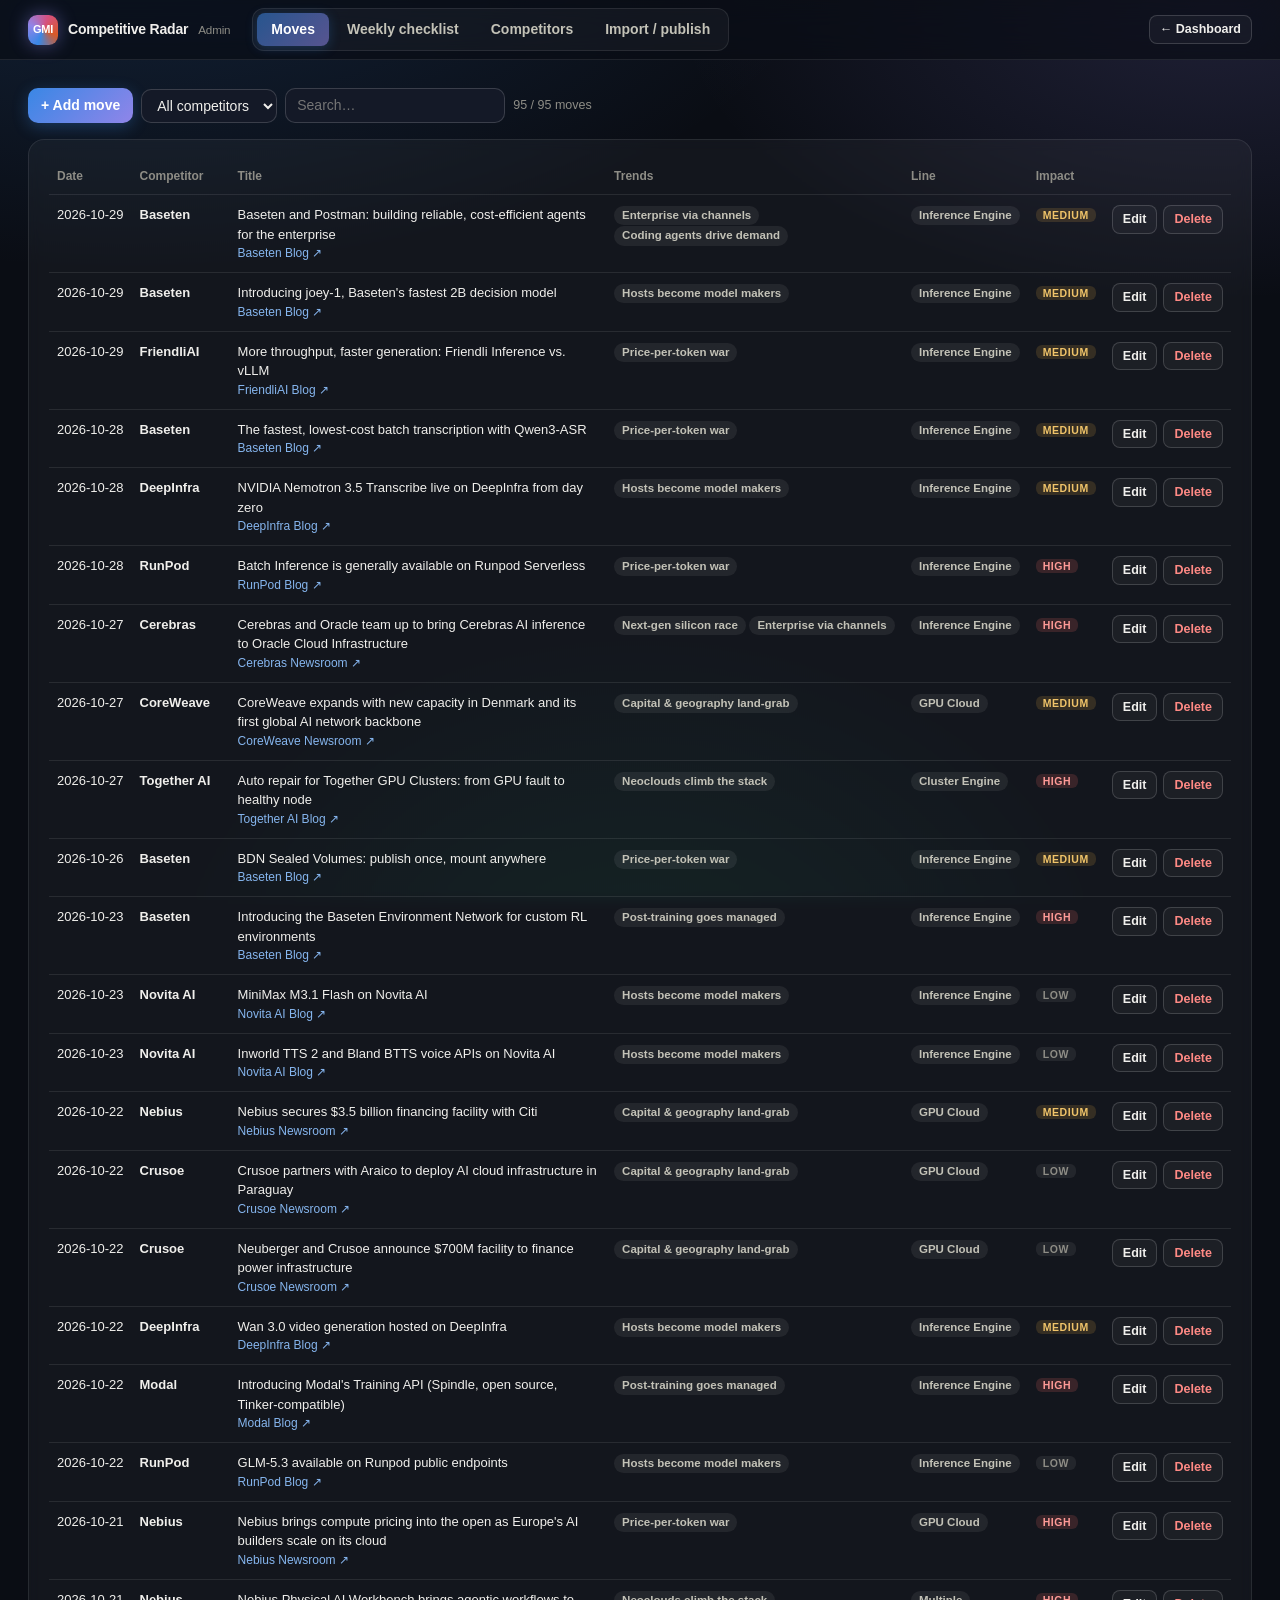
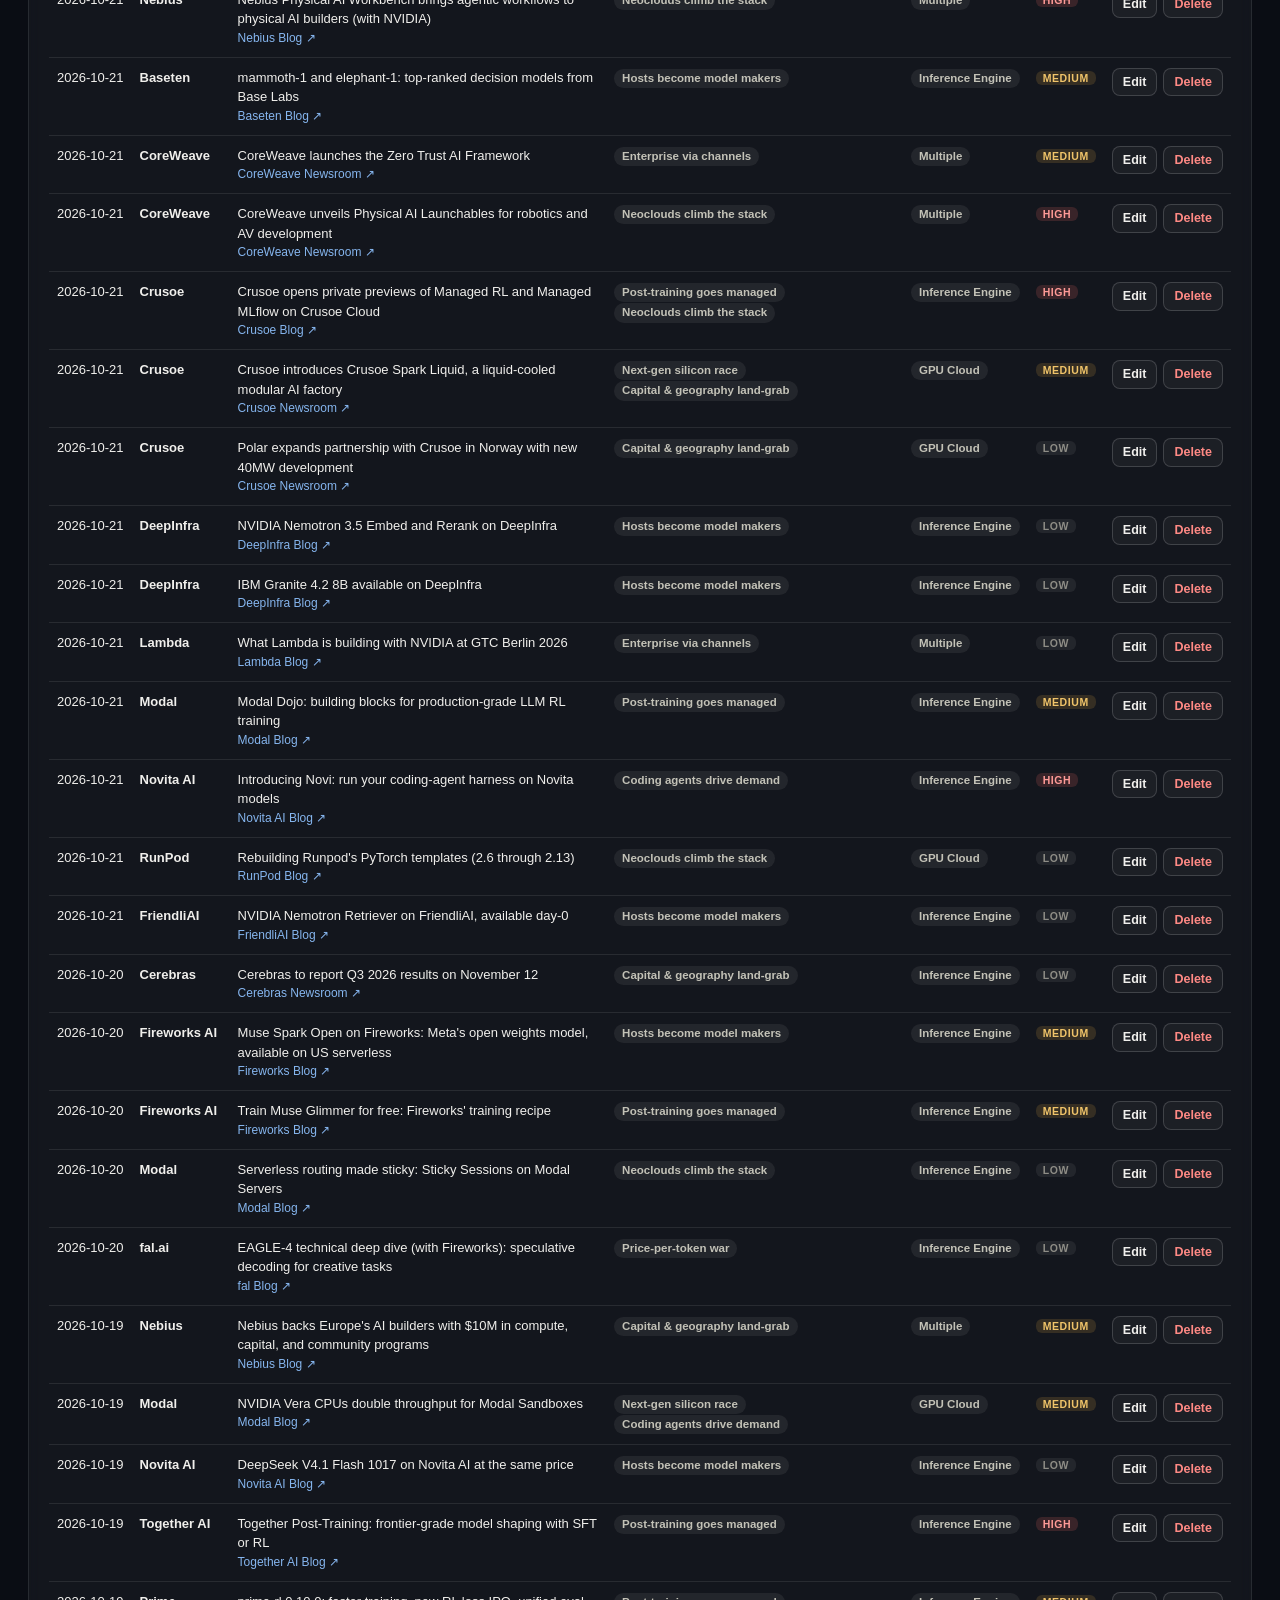
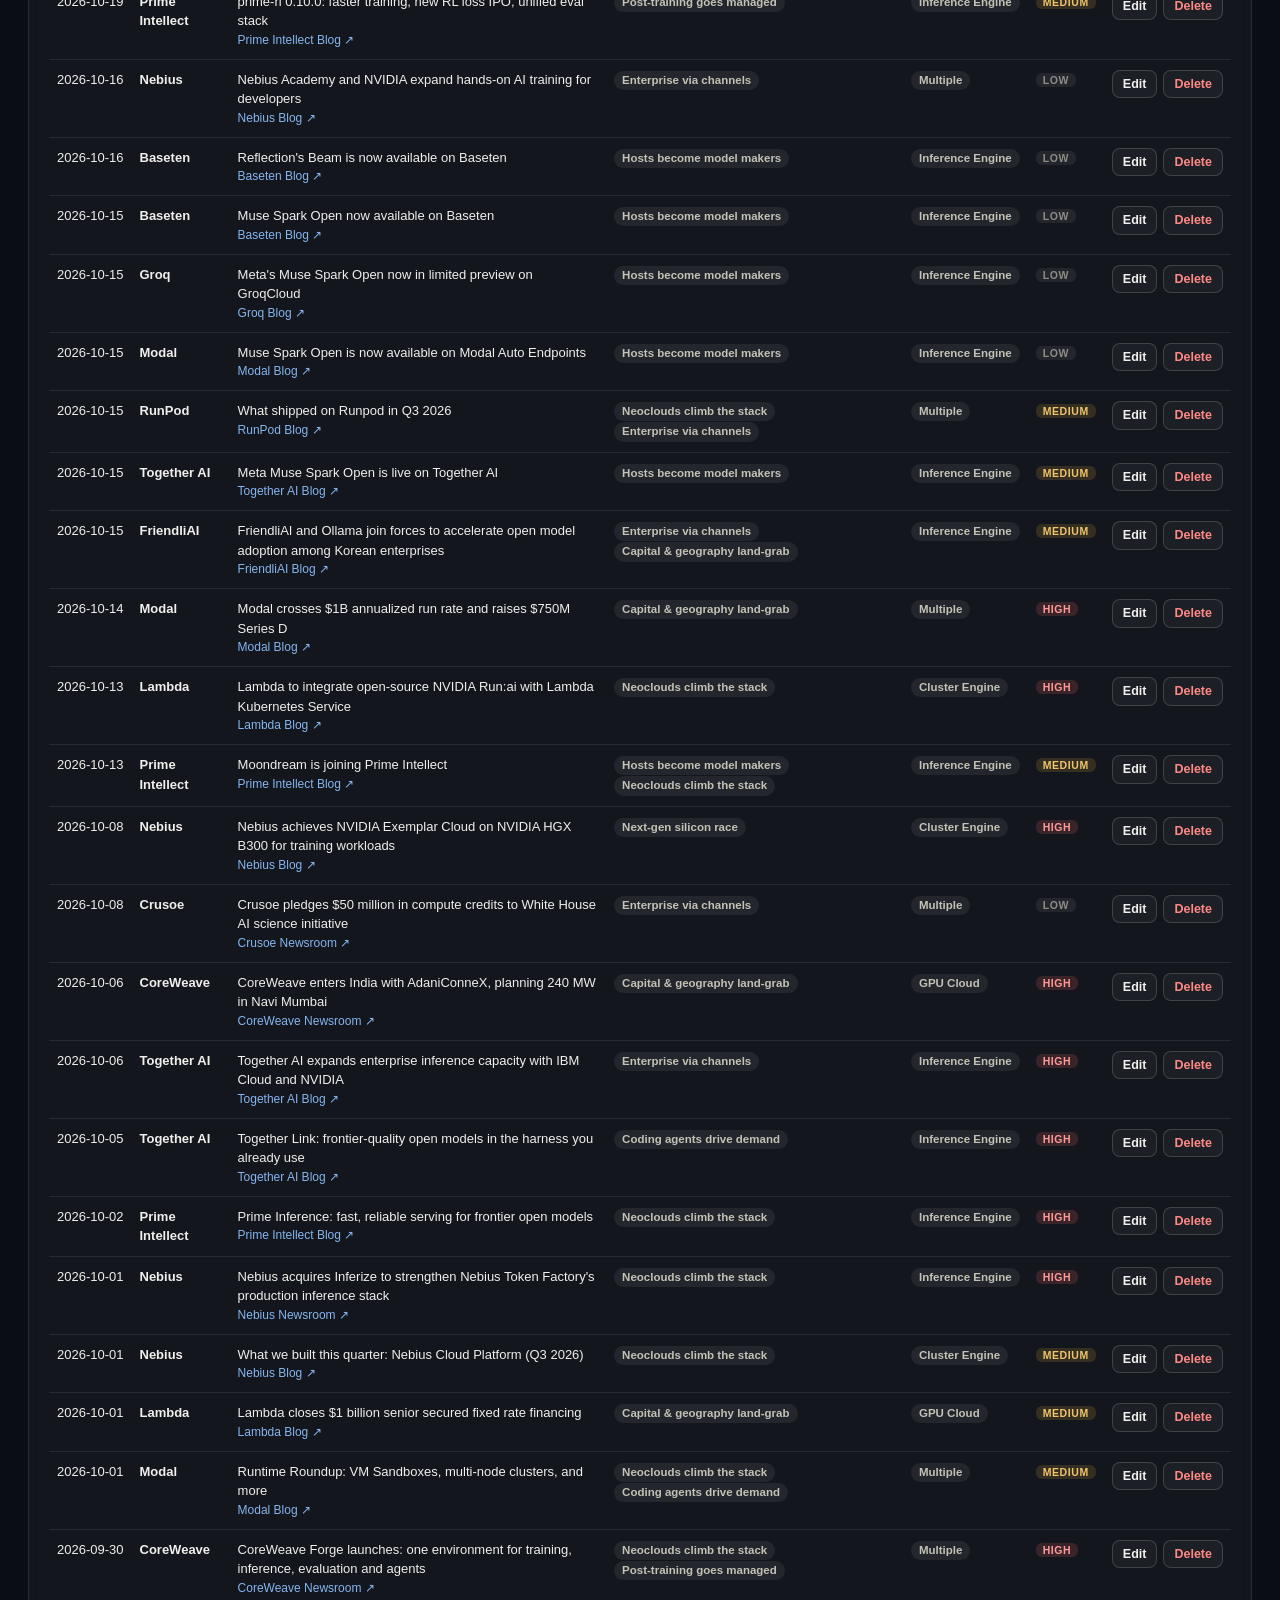
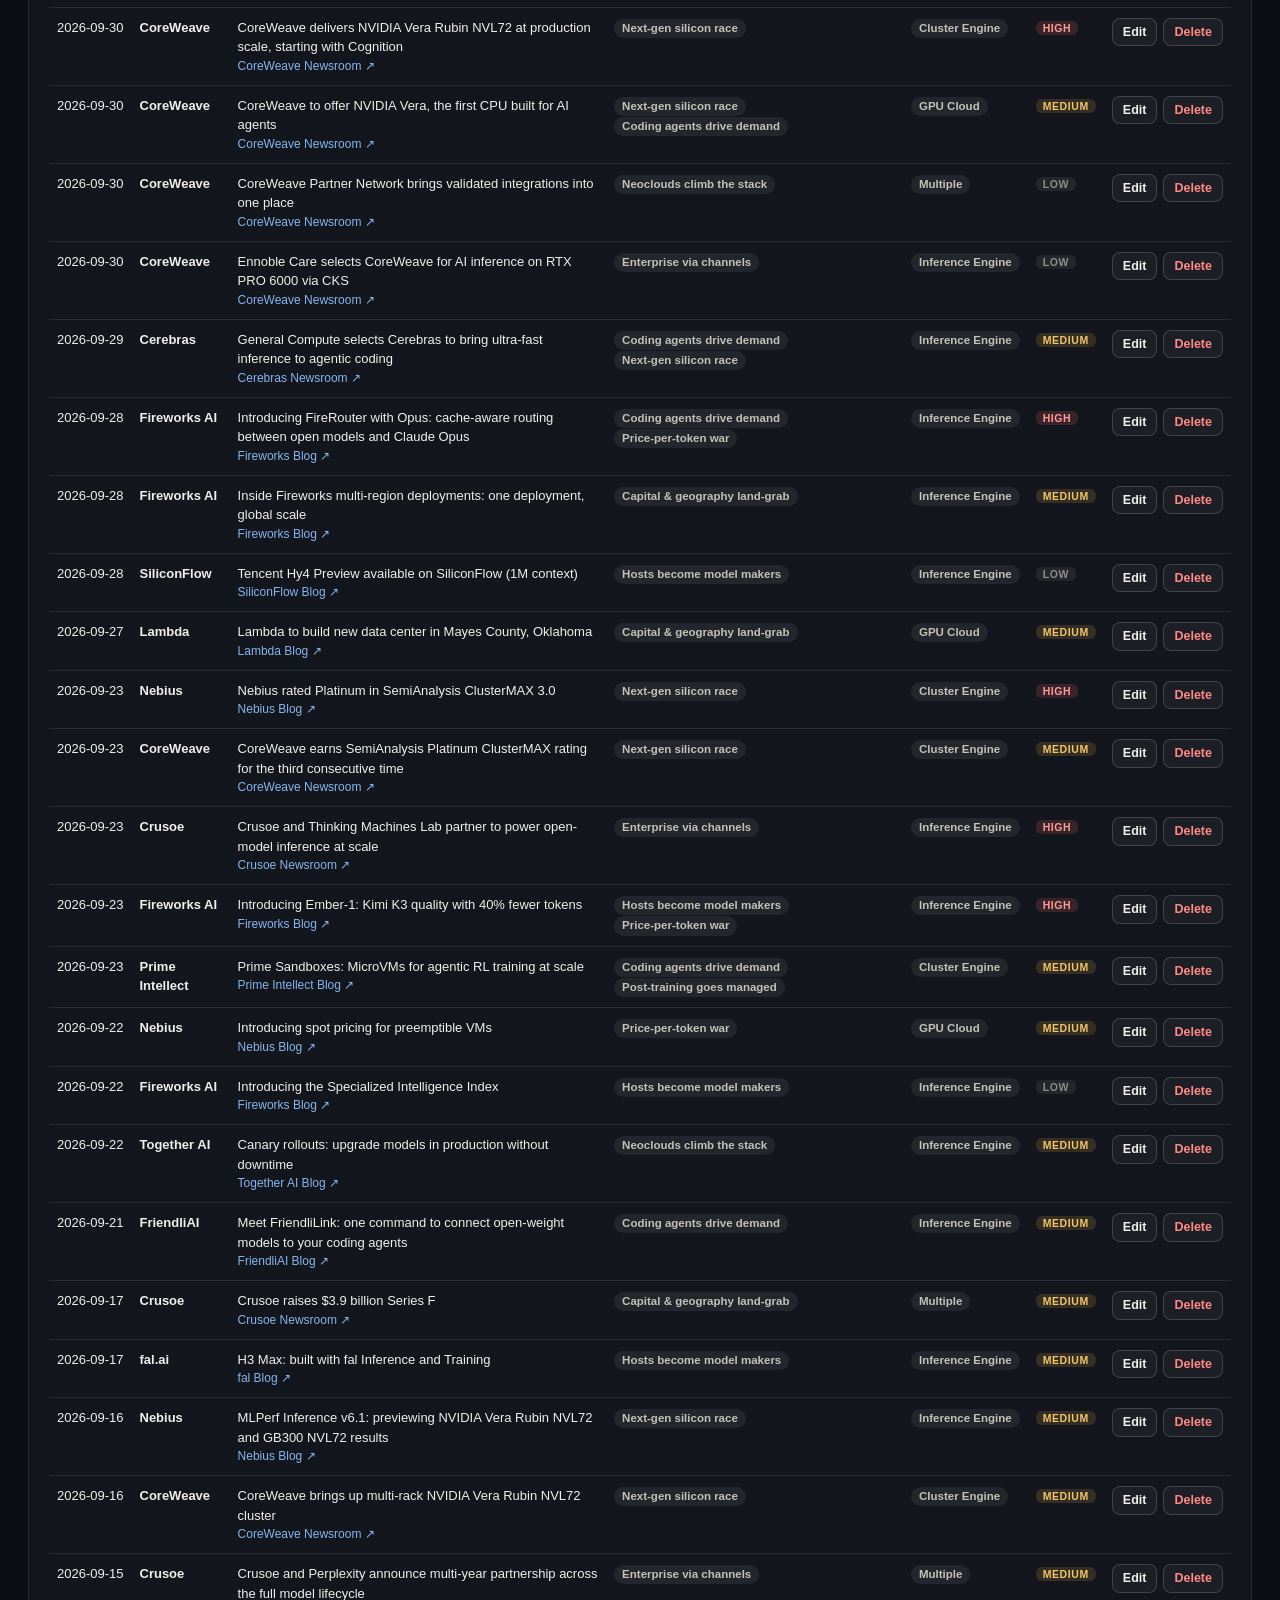
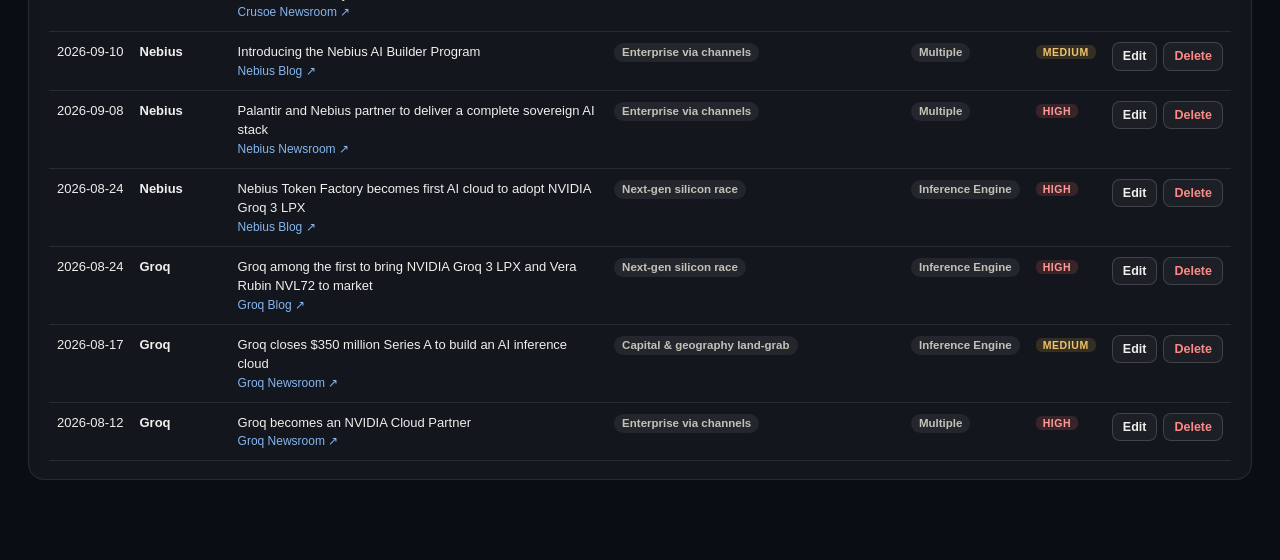
<file: admin.html>
<!doctype html>
<html lang="en">
<head>
<meta charset="utf-8">
<meta name="viewport" content="width=device-width, initial-scale=1">
<title>Admin · GMI Competitive Radar</title>
<link rel="stylesheet" href="styles.css?v=9">
<style>
  .form { display: grid; grid-template-columns: 1fr 1fr; gap: 12px 16px; }
  .form label { display: flex; flex-direction: column; gap: 5px; font-size: 12.5px; color: var(--text-2); }
  .form .full { grid-column: 1 / -1; }
  .form input, .form select { width: 100%; }
  .checks { display: flex; flex-wrap: wrap; gap: 8px; }
  .checks label { flex-direction: row; align-items: center; gap: 6px; }
  .row-actions { display: flex; gap: 6px; }
  .check { display: grid; grid-template-columns: 22px 1fr auto auto; gap: 10px; align-items: center; padding: 9px 0; border-top: 1px solid var(--border); }
  .check:first-child { border-top: 0; }
  .steps { margin: 0; padding-left: 18px; color: var(--text-2); font-size: 13px; }
  .steps li { margin: 5px 0; }
  code { background: rgba(255,255,255,.08); padding: 1px 5px; border-radius: 4px; font-size: 12.5px; }
</style>
</head>
<body>
<header class="topbar">
  <div class="brand"><div class="logo">GMI</div>Competitive Radar <small>Admin</small></div>
  <nav class="tabs" id="tabs">
    <button data-tab="items" class="active">Moves</button>
    <button data-tab="weekly">Weekly checklist</button>
    <button data-tab="competitors">Competitors</button>
    <button data-tab="publish">Import / publish</button>
  </nav>
  <div class="spacer"></div>
  <a class="btn sm" href="index.html">← Dashboard</a>
</header>

<main class="wrap">
  <div class="banner hidden" id="draftBanner"><b>Unpublished changes</b><span id="draftInfo"></span><div class="spacer"></div><button class="btn sm primary" data-goto="publish">Publish</button></div>

  <!-- MOVES -->
  <section id="v-items">
    <div class="filters">
      <button class="btn primary" id="addBtn">+ Add move</button>
      <select id="aComp"></select>
      <input type="search" id="aQ" placeholder="Search…" style="min-width:220px">
      <span class="range-label" id="aCount"></span>
    </div>
    <div class="card" id="editor" style="margin-bottom:16px; display:none">
      <div style="display:flex;align-items:flex-start"><div style="flex:1"><h3 id="edTitle">Add move</h3><div class="sub">Saved changes show on your dashboard right away. Your team sees them after you publish.</div></div><button class="btn sm" id="edCancel">Cancel</button></div>
      <form class="form" id="edForm" autocomplete="off">
        <label>Competitor *<select name="competitor" required></select></label>
        <label>Date *<input type="date" name="date" required></label>
        <label>Category *<select name="category" required></select></label>
        <label>GMI product line *<select name="product" required></select></label>
        <label>Impact *<select name="impact" required><option>High</option><option selected>Medium</option><option>Low</option></select></label>
        <label>Source<input type="text" name="source" placeholder="e.g. CoreWeave Newsroom"></label>
        <label class="full">Source URL *<input type="url" name="url" required placeholder="https://"></label>
        <label class="full">Title *<input type="text" name="title" required placeholder="Use the official headline"></label>
        <label class="full">Why it matters for GMI<textarea name="takeaway_en" rows="2" placeholder="One sentence: what this means for GMI marketing / product"></textarea></label>
        <div class="full"><div style="font-size:12.5px;color:var(--text-2);margin-bottom:6px">Trends</div><div class="checks" id="themeBoxes"></div></div>
        <label style="flex-direction:row;align-items:center;gap:8px"><input type="checkbox" name="verified" style="width:auto;min-height:0"> Source verified</label>
        <div class="full" style="display:flex;gap:8px"><button class="btn primary" type="submit">Save</button></div>
      </form>
    </div>
    <div class="card" style="overflow-x:auto"><table class="data" id="itemTable"></table></div>
  </section>

  <!-- WEEKLY -->
  <section id="v-weekly" class="hidden">
    <div class="grid two">
      <div class="card">
        <h3>This week's checklist <span class="muted" id="wkRange" style="font-weight:500"></span></h3>
        <div class="sub">Open each official source, then tick it off. Ticks are saved in this browser only.</div>
        <div id="checklist"></div>
      </div>
      <div class="card">
        <h3>Weekly process</h3>
        <ol class="steps">
          <li>An automated run checks every competitor each Thursday (see <code>WEEKLY_COLLECTION.md</code>).</li>
          <li>Also scan X / LinkedIn, TechCrunch, The Information and SemiAnalysis for what blogs miss.</li>
          <li>Log product, pricing, GPU, region and partnership moves. Skip hiring, events and pure tutorials.</li>
          <li>Every move needs a source URL and one "why it matters for GMI" sentence.</li>
          <li><b>High</b> = hits a core GMI claim or buyer decision. <b>Medium</b> = worth tracking. <b>Low</b> = FYI.</li>
          <li>Publish: export <code>data.js</code> and replace the file on the server.</li>
          <li>Refresh <code>insights.js</code> monthly, or when a trend shifts.</li>
        </ol>
      </div>
    </div>
  </section>

  <!-- COMPETITORS -->
  <section id="v-competitors" class="hidden">
    <div class="grid two">
      <div class="card" style="overflow-x:auto">
        <h3>Tracked competitors</h3><div class="sub">Web traffic: paste numbers from your Similarweb / Semrush account. They appear on the Players tab.</div>
        <table class="data" id="compTable"></table>
      </div>
      <div class="card" style="align-self:start">
        <h3>Add competitor</h3>
        <form class="form" id="compForm" autocomplete="off">
          <label>Name *<input type="text" name="name" required></label>
          <label>Segment *<input type="text" name="segment" list="segList" required></label>
          <label class="full">Official news / blog URL<input type="url" name="site" placeholder="https://"></label>
          <div class="full checks" id="overlapBoxes"></div>
          <div class="full"><button class="btn primary" type="submit">Add</button></div>
        </form>
        <datalist id="segList"></datalist>
      </div>
    </div>
  </section>

  <!-- PUBLISH -->
  <section id="v-publish" class="hidden">
    <div class="grid g2">
      <div class="card">
        <h3>Publish to the team</h3>
        <div class="sub">The dashboard reads <code>data.js</code>. Your edits live in this browser as a draft until you replace that file.</div>
        <ol class="steps"><li>Export <code>data.js</code>.</li><li>Replace <code>data.js</code> in the dashboard folder (or commit it to the hosting repo).</li><li>Clear the local draft so you see what the team sees.</li></ol>
        <div style="display:flex;gap:8px;flex-wrap:wrap;margin-top:14px">
          <button class="btn primary" id="expJs">Export data.js</button>
          <button class="btn" id="expJson">Export JSON backup</button>
          <button class="btn danger" id="discard">Clear local draft</button>
        </div>
        <div class="muted" id="pubInfo" style="margin-top:10px;font-size:12.5px"></div>
      </div>
      <div class="card">
        <h3>Bulk import</h3>
        <div class="sub">Paste a JSON array of moves (or a full exported JSON). Deduped by id or URL; existing moves are updated.</div>
        <textarea id="impText" rows="9" placeholder='[{"competitor":"Together AI","date":"2026-10-28","title":"...","category":"Feature","product":"inference","impact":"High","themes":["posttrain"],"takeaway_en":"...","url":"https://..."}]'></textarea>
        <div style="display:flex;gap:8px;margin-top:10px;align-items:center">
          <button class="btn primary" id="impBtn">Import</button>
          <label class="btn">Choose file<input type="file" id="impFile" accept=".json,application/json" hidden></label>
          <span class="muted" id="impMsg" style="font-size:12.5px"></span>
        </div>
      </div>
    </div>
  </section>
</main>
<div class="toast" id="toast"></div>

<script src="data.js?v=9"></script>
<script src="insights.js?v=9"></script>
<script src="store.js?v=9"></script>
<script>
(function () {
  let { data, isDraft } = CI.load();
  const esc = CI.esc, $ = (s) => document.querySelector(s);
  const TR = window.CI_INSIGHTS.trends;
  const trName = Object.fromEntries(TR.map((t) => [t.id, t.name]));
  const prodName = () => Object.fromEntries(data.gmiProducts.map((p) => [p.id, p.name]));
  const opt = (v, t) => `<option value="${esc(v)}">${esc(t)}</option>`;
  let editingId = null;

  function toast(m) { const t = $("#toast"); t.textContent = m; t.style.display = "block"; clearTimeout(t._h); t._h = setTimeout(() => (t.style.display = "none"), 2200); }
  function commit(msg) { CI.save(data); isDraft = true; refreshBanner(); if (msg) toast(msg); }
  function refreshBanner() {
    $("#draftBanner").classList.toggle("hidden", !isDraft);
    if (isDraft) {
      const seedIds = new Set(window.CI_SEED.items.map((i) => i.id));
      const added = data.items.filter((i) => !seedIds.has(i.id)).length;
      $("#draftInfo").textContent = `Local draft: ${data.items.length} moves (${added} new; published version has ${window.CI_SEED.items.length}). Your team still sees the published version.`;
    }
  }

  function showTab(t) {
    document.querySelectorAll("#tabs button").forEach((b) => b.classList.toggle("active", b.dataset.tab === t));
    ["items", "weekly", "competitors", "publish"].forEach((x) => $("#v-" + x).classList.toggle("hidden", x !== t));
    ({ items: renderItems, weekly: renderWeekly, competitors: renderComps, publish: renderPublish })[t]();
  }
  $("#tabs").onclick = (e) => e.target.dataset.tab && showTab(e.target.dataset.tab);
  document.addEventListener("click", (e) => { const g = e.target.closest("[data-goto]"); if (g) showTab(g.dataset.goto); });

  /* ---------- moves ---------- */
  function fillSelects() {
    $("#aComp").innerHTML = opt("", "All competitors") + data.competitors.map((c) => opt(c.name, c.name)).join("");
    const f = $("#edForm");
    f.competitor.innerHTML = data.competitors.map((c) => opt(c.name, c.name)).join("");
    f.category.innerHTML = data.categories.map((c) => opt(c, c)).join("");
    f.product.innerHTML = data.gmiProducts.map((p) => opt(p.id, p.name)).join("");
    $("#themeBoxes").innerHTML = TR.map((t) => `<label class="tchip" style="--c:${t.color}"><input type="checkbox" name="themes" value="${t.id}" style="width:auto;min-height:0">${esc(t.name)}</label>`).join("");
  }
  function renderItems() {
    const comp = $("#aComp").value, q = $("#aQ").value.toLowerCase(), pn = prodName();
    const rows = data.items.filter((i) => (!comp || i.competitor === comp) && (!q || JSON.stringify(i).toLowerCase().includes(q))).sort((a, b) => b.date.localeCompare(a.date));
    $("#aCount").textContent = `${rows.length} / ${data.items.length} moves`;
    $("#itemTable").innerHTML = `<thead><tr><th>Date</th><th>Competitor</th><th>Title</th><th>Trends</th><th>Line</th><th>Impact</th><th></th></tr></thead><tbody>` +
      (rows.length ? rows.map((i) => `<tr>
        <td style="white-space:nowrap">${esc(i.date)}</td><td><b>${esc(i.competitor)}</b></td>
        <td>${esc(i.title)}<div class="muted" style="font-size:12px">${i.url ? `<a href="${esc(i.url)}" target="_blank" rel="noopener">${esc(i.source || "Source")} ↗</a>` : '<span style="color:var(--bad)">Missing URL</span>'}${i.takeaway_en ? "" : ' · <span style="color:var(--warn)">No "why it matters"</span>'}</div></td>
        <td>${(i.themes || []).map((t) => `<span class="badge">${esc(trName[t] || t)}</span>`).join(" ") || '<span style="color:var(--warn);font-size:12px">Untagged</span>'}</td>
        <td><span class="badge">${esc(pn[i.product] || i.product)}</span></td>
        <td><span class="imp ${esc(i.impact)}">${esc(i.impact)}</span></td>
        <td><div class="row-actions"><button class="btn sm" data-edit="${esc(i.id)}">Edit</button><button class="btn sm danger" data-del="${esc(i.id)}">Delete</button></div></td></tr>`).join("")
        : `<tr><td colspan="7" class="empty">No moves</td></tr>`) + "</tbody>";
  }
  $("#aComp").oninput = renderItems; $("#aQ").oninput = renderItems;
  $("#itemTable").onclick = (e) => {
    const ed = e.target.dataset.edit, del = e.target.dataset.del;
    if (ed) openEditor(ed);
    if (del) { const it = data.items.find((i) => i.id === del); if (it && confirm(`Delete "${it.title}"?\n(Only affects your draft until you publish.)`)) { data.items = data.items.filter((i) => i.id !== del); commit("Deleted"); renderItems(); } }
  };
  function openEditor(id) {
    editingId = id || null; const f = $("#edForm"); f.reset();
    const it = id ? data.items.find((i) => i.id === id) : null;
    $("#edTitle").textContent = it ? "Edit move" : "Add move";
    if (it) {
      ["competitor", "date", "category", "product", "impact", "source", "url", "title", "takeaway_en"].forEach((k) => (f[k].value = it[k] || ""));
      f.verified.checked = !!it.verified;
      f.querySelectorAll("input[name=themes]").forEach((b) => (b.checked = (it.themes || []).includes(b.value)));
    } else { f.date.value = CI.isoDate(new Date()); f.verified.checked = true; }
    $("#editor").style.display = "block"; $("#editor").scrollIntoView({ behavior: "smooth", block: "start" });
  }
  $("#addBtn").onclick = () => openEditor();
  $("#edCancel").onclick = () => { $("#editor").style.display = "none"; editingId = null; };
  $("#edForm").onsubmit = (e) => {
    e.preventDefault(); const f = e.target, v = (k) => f[k].value.trim();
    const it = { competitor: v("competitor"), date: v("date"), category: v("category"), product: v("product"), impact: v("impact"), source: v("source"), url: v("url"), title: v("title"), takeaway_en: v("takeaway_en"),
      themes: [...f.querySelectorAll("input[name=themes]:checked")].map((b) => b.value), verified: f.verified.checked };
    if (editingId) { const idx = data.items.findIndex((i) => i.id === editingId); data.items[idx] = { ...data.items[idx], ...it }; }
    else {
      const dup = data.items.find((i) => i.url && i.url === it.url);
      if (dup && !confirm(`A move with this URL already exists ("${dup.title}"). Add anyway?`)) return;
      it.id = `${it.competitor.toLowerCase().replace(/[^a-z0-9]+/g, "")}-${it.date.replace(/-/g, "")}-${Math.random().toString(36).slice(2, 7)}`;
      data.items.push(it);
    }
    commit(editingId ? "Saved" : "Added"); $("#editor").style.display = "none"; editingId = null; renderItems();
  };

  /* ---------- weekly ---------- */
  function renderWeekly() {
    const ws = CI.weekStart(new Date()), we = CI.addDays(ws, 6), key = "gmi-ci-check-" + CI.isoDate(ws);
    const done = JSON.parse(localStorage.getItem(key) || "{}");
    $("#wkRange").textContent = `${CI.isoDate(ws)} – ${CI.isoDate(we)} · ${Object.values(done).filter(Boolean).length} / ${data.competitors.length} checked`;
    $("#checklist").innerHTML = data.competitors.map((c) => {
      const n = data.items.filter((i) => i.competitor === c.name && CI.parse(i.date) >= ws && CI.parse(i.date) <= we).length;
      return `<div class="check"><input type="checkbox" data-c="${esc(c.name)}" ${done[c.name] ? "checked" : ""} aria-label="${esc(c.name)} checked">
        <div><b>${esc(c.name)}</b> <span class="muted" style="font-size:12px">${esc(c.segment)}</span></div>
        <span class="badge ${n ? "ok" : ""}">${n} this week</span>
        ${c.site ? `<a class="btn sm" href="${esc(c.site)}" target="_blank" rel="noopener">Open ↗</a>` : "<span></span>"}</div>`;
    }).join("");
    $("#checklist").querySelectorAll("input").forEach((cb) => (cb.onchange = () => { done[cb.dataset.c] = cb.checked; localStorage.setItem(key, JSON.stringify(done)); renderWeekly(); }));
  }

  /* ---------- competitors ---------- */
  function renderComps() {
    const pn = prodName();
    $("#compTable").innerHTML = `<thead><tr><th>Competitor</th><th>Overlap</th><th>Monthly visits</th><th>MoM</th><th>Month</th><th class="num">Moves</th><th></th></tr></thead><tbody>` +
      data.competitors.map((c, i) => { const t = c.traffic || {}; return `<tr><td><b>${esc(c.name)}</b><div class="muted" style="font-size:12px">${esc(c.segment)}</div></td>
        <td>${c.overlap.map((o) => `<span class="badge">${esc(pn[o] || o)}</span>`).join(" ")}</td>
        <td><input type="text" data-i="${i}" data-k="visits" value="${esc(t.visits || "")}" placeholder="e.g. 998K" style="width:90px"></td>
        <td><input type="text" data-i="${i}" data-k="mom" value="${esc(t.mom || "")}" placeholder="+27%" style="width:70px"></td>
        <td><input type="text" data-i="${i}" data-k="month" value="${esc(t.month || "")}" placeholder="Sep 2026" style="width:90px"></td>
        <td class="num">${data.items.filter((x) => x.competitor === c.name).length}</td>
        <td><button class="btn sm danger" data-rm="${i}">Remove</button></td></tr>`; }).join("") + "</tbody>";
    $("#compTable").querySelectorAll("input[data-k]").forEach((inp) => (inp.onchange = () => {
      const c = data.competitors[+inp.dataset.i]; c.traffic = { ...(c.traffic || {}), [inp.dataset.k]: inp.value.trim(), topCountry: (c.traffic || {}).topCountry || "" }; commit("Traffic saved");
    }));
    $("#segList").innerHTML = [...new Set(data.competitors.map((c) => c.segment))].map((s) => `<option value="${esc(s)}">`).join("");
    $("#overlapBoxes").innerHTML = '<span class="muted" style="font-size:12.5px">Overlaps GMI on:</span>' + data.gmiProducts.filter((p) => p.id !== "multi").map((p) => `<label><input type="checkbox" name="ov" value="${esc(p.id)}" style="width:auto;min-height:0">${esc(p.name)}</label>`).join("");
  }
  $("#compTable").onclick = (e) => {
    const i = e.target.dataset.rm; if (i === undefined) return;
    const c = data.competitors[+i];
    if (confirm(`Remove ${c.name}? Its moves stay in the data.`)) { data.competitors.splice(+i, 1); commit("Removed"); fillSelects(); renderComps(); }
  };
  $("#compForm").onsubmit = (e) => {
    e.preventDefault(); const f = e.target, name = f.name.value.trim();
    if (data.competitors.some((c) => c.name.toLowerCase() === name.toLowerCase())) { toast("Already tracked"); return; }
    data.competitors.push({ name, segment: f.segment.value.trim(), site: f.site.value.trim(), overlap: [...f.querySelectorAll("input[name=ov]:checked")].map((x) => x.value) });
    commit(`Added ${name}`); f.reset(); fillSelects(); renderComps();
  };

  /* ---------- import / publish ---------- */
  function renderPublish() {
    $("#pubInfo").textContent = isDraft ? `Draft: ${data.items.length} moves · Published: ${window.CI_SEED.items.length} (${window.CI_SEED.updatedAt})` : `In sync with the published version (${window.CI_SEED.updatedAt}, ${window.CI_SEED.items.length} moves)`;
  }
  $("#expJs").onclick = () => { CI.download("data.js", CI.exportDataJs(data), "text/javascript"); toast("Exported data.js"); };
  $("#expJson").onclick = () => CI.download(`gmi-radar-backup-${CI.isoDate(new Date())}.json`, JSON.stringify(data, null, 2), "application/json");
  $("#discard").onclick = () => { if (!confirm("Clear the local draft and return to the published version? Unexported edits will be lost.")) return; CI.discardDraft(); ({ data, isDraft } = CI.load()); fillSelects(); refreshBanner(); renderPublish(); toast("Back to published version"); };
  function importText(txt) {
    let parsed; try { parsed = JSON.parse(txt); } catch (err) { $("#impMsg").textContent = "Invalid JSON: " + err.message; return; }
    const arr = Array.isArray(parsed) ? parsed : parsed.items;
    if (!Array.isArray(arr)) { $("#impMsg").textContent = "No array of moves found"; return; }
    const prodIds = new Set(data.gmiProducts.map((p) => p.id));
    let added = 0, updated = 0, skipped = 0;
    arr.forEach((raw) => {
      if (!raw || !raw.competitor || !raw.title || !/^\d{4}-\d{2}-\d{2}$/.test(raw.date || "")) { skipped++; return; }
      const it = { impact: "Medium", category: "Feature", product: "multi", themes: [], verified: false, ...raw };
      if (!prodIds.has(it.product)) it.product = "multi";
      if (!data.competitors.some((c) => c.name === it.competitor)) data.competitors.push({ name: it.competitor, segment: "Other", overlap: [], site: "" });
      const idx = it.id ? data.items.findIndex((x) => x.id === it.id) : data.items.findIndex((x) => x.url && x.url === it.url);
      if (idx >= 0) { data.items[idx] = { ...data.items[idx], ...it, id: data.items[idx].id }; updated++; }
      else { it.id = it.id || `${it.competitor.toLowerCase().replace(/[^a-z0-9]+/g, "")}-${it.date.replace(/-/g, "")}-${Math.random().toString(36).slice(2, 7)}`; data.items.push(it); added++; }
    });
    commit(); fillSelects(); renderPublish();
    $("#impMsg").textContent = `${added} added, ${updated} updated${skipped ? `, ${skipped} skipped (missing competitor / date / title)` : ""}`;
  }
  $("#impBtn").onclick = () => importText($("#impText").value);
  $("#impFile").onchange = (e) => { const f = e.target.files[0]; if (f) f.text().then(importText); };

  fillSelects(); refreshBanner(); showTab("items");
})();
</script>
</body>
</html>
</file>
<file: styles.css>
/* GMI Competitive Intel Radar — shared theme (dark, visual-first) */
:root {
  color-scheme: dark;
  --bg: #0a0d14;
  --bg-2: #0f1320;
  --surface: rgba(255, 255, 255, 0.04);
  --surface-2: rgba(255, 255, 255, 0.07);
  --surface-solid: #141927;
  --border: rgba(255, 255, 255, 0.09);
  --border-strong: rgba(255, 255, 255, 0.16);
  --text: #f0efec;
  --text-2: #c3c2b7;
  --muted: #8e8d86;
  --accent: #3987e5;
  --accent-2: #9085e9;
  --good: #5fd08f;
  --warn: #f0b545;
  --bad: #ff8a85;
  --radius: 16px;
  --font: "Inter", -apple-system, BlinkMacSystemFont, "Segoe UI", "PingFang SC", sans-serif;
}
* { box-sizing: border-box; }
html { scroll-behavior: smooth; }
body {
  margin: 0; font-family: var(--font); font-size: 14px; line-height: 1.5; color: var(--text);
  background:
    radial-gradient(1200px 600px at 10% -10%, rgba(57,135,229,.18), transparent 60%),
    radial-gradient(900px 500px at 95% 0%, rgba(144,133,233,.16), transparent 60%),
    radial-gradient(800px 600px at 50% 110%, rgba(25,158,112,.10), transparent 60%),
    var(--bg);
  background-attachment: fixed;
  -webkit-font-smoothing: antialiased;
}
a { color: #86b6ef; text-decoration: none; }
a:hover { text-decoration: underline; }
button, input, select, textarea { font: inherit; color: inherit; }

/* ---------- top bar ---------- */
.topbar {
  position: sticky; top: 0; z-index: 30; display: flex; align-items: center; gap: 22px; padding: 0 28px; height: 60px;
  background: rgba(10, 13, 20, 0.72); backdrop-filter: blur(14px) saturate(140%); border-bottom: 1px solid var(--border);
}
.brand { display: flex; align-items: center; gap: 10px; font-weight: 700; letter-spacing: -.2px; white-space: nowrap; }
.logo { width: 30px; height: 30px; border-radius: 9px; display: grid; place-items: center; font-size: 11px; font-weight: 800; color: #fff;
  background: conic-gradient(from 200deg, #3987e5, #9085e9, #d55181, #d95926, #3987e5); box-shadow: 0 0 18px rgba(144,133,233,.45); }
.brand small { color: var(--muted); font-weight: 500; }
.tabs { display: flex; gap: 4px; background: var(--surface); border: 1px solid var(--border); padding: 4px; border-radius: 12px; }
.tabs button { border: 0; background: none; padding: 6px 14px; border-radius: 8px; cursor: pointer; color: var(--text-2); font-weight: 550; }
.tabs button:hover { color: var(--text); }
.tabs button.active { color: #fff; background: linear-gradient(135deg, rgba(57,135,229,.55), rgba(144,133,233,.55)); box-shadow: 0 2px 12px rgba(57,135,229,.25); }
.spacer { flex: 1; }
.btn { display: inline-flex; align-items: center; gap: 6px; padding: 7px 13px; border-radius: 10px; border: 1px solid var(--border-strong);
  background: var(--surface); color: var(--text); cursor: pointer; white-space: nowrap; font-weight: 550; transition: background .15s, transform .15s; }
.btn:hover { background: var(--surface-2); text-decoration: none; transform: translateY(-1px); }
.btn.primary { border: 0; background: linear-gradient(135deg, #3987e5, #9085e9); color: #fff; box-shadow: 0 4px 16px rgba(57,135,229,.3); }
.btn.danger { color: var(--bad); }
.btn.sm { padding: 4px 10px; font-size: 12.5px; border-radius: 8px; }

/* ---------- layout ---------- */
.wrap { max-width: 1280px; margin: 0 auto; padding: 28px 28px 80px; }
.section { margin-top: 44px; }
.section-head { display: flex; align-items: flex-end; gap: 14px; margin-bottom: 16px; }
.section-head h2 { margin: 0; font-size: 20px; letter-spacing: -.3px; }
.section-head p { margin: 0; color: var(--muted); font-size: 13px; }
.kicker { font-size: 11.5px; letter-spacing: 1.4px; text-transform: uppercase; color: var(--muted); font-weight: 650; }
.card { background: var(--surface); border: 1px solid var(--border); border-radius: var(--radius); padding: 18px 20px; backdrop-filter: blur(6px); min-width: 0; }
.card h3 { margin: 0 0 4px; font-size: 15px; letter-spacing: -.2px; }
.sub { color: var(--muted); font-size: 12.5px; margin-bottom: 12px; }
.grid { display: grid; gap: 16px; }
.g2 { grid-template-columns: 1fr 1fr; }
.g3 { grid-template-columns: repeat(3, 1fr); }
.g4 { grid-template-columns: repeat(4, 1fr); }
.two { grid-template-columns: 1.4fr 1fr; }
@media (max-width: 1050px) { .g4 { grid-template-columns: repeat(2, 1fr); } .g3, .g2, .two { grid-template-columns: 1fr; } .brand small { display: none; } }
.hidden { display: none !important; }
.muted { color: var(--muted); }

/* ---------- hero ---------- */
.hero { position: relative; overflow: hidden; border-radius: 22px; padding: 34px 36px 30px; border: 1px solid var(--border-strong);
  background:
    radial-gradient(600px 300px at 0% 0%, rgba(57,135,229,.35), transparent 70%),
    radial-gradient(500px 300px at 100% 0%, rgba(213,81,129,.28), transparent 70%),
    radial-gradient(600px 300px at 60% 120%, rgba(25,158,112,.25), transparent 70%),
    linear-gradient(180deg, #121829, #0d1120); }
.hero::after { content: ""; position: absolute; inset: 0; pointer-events: none; opacity: .35;
  background-image: linear-gradient(rgba(255,255,255,.05) 1px, transparent 1px), linear-gradient(90deg, rgba(255,255,255,.05) 1px, transparent 1px);
  background-size: 36px 36px; mask-image: linear-gradient(180deg, #000 0%, transparent 85%); }
.hero > * { position: relative; z-index: 1; }
.hero h1 { margin: 10px 0 8px; font-size: 32px; line-height: 1.15; letter-spacing: -.8px; max-width: 900px;
  background: linear-gradient(90deg, #fff, #cde2fb 60%, #c9c2ff); -webkit-background-clip: text; background-clip: text; color: transparent; }
.hero .lede { color: var(--text-2); font-size: 15px; max-width: 820px; margin: 0; }
.chip-row { display: flex; flex-wrap: wrap; gap: 8px; align-items: center; }
.pill { display: inline-flex; align-items: center; gap: 6px; padding: 3px 10px; border-radius: 99px; font-size: 12px; font-weight: 600;
  background: rgba(255,255,255,.08); border: 1px solid var(--border); color: var(--text-2); white-space: nowrap; }
.pill .dot { width: 7px; height: 7px; border-radius: 50%; }
.live { width: 8px; height: 8px; border-radius: 50%; background: var(--good); box-shadow: 0 0 0 0 rgba(95,208,143,.6); animation: pulse 2s infinite; }
@keyframes pulse { 0% { box-shadow: 0 0 0 0 rgba(95,208,143,.6); } 70% { box-shadow: 0 0 0 8px rgba(95,208,143,0); } 100% { box-shadow: 0 0 0 0 rgba(95,208,143,0); } }
.stats { display: grid; grid-template-columns: repeat(4, 1fr); gap: 14px; margin-top: 26px; }
@media (max-width: 1050px) { .stats { grid-template-columns: repeat(2, 1fr); } }
.stat { padding: 16px 16px 14px; border-radius: 14px; background: rgba(0,0,0,.25); border: 1px solid var(--border); position: relative; overflow: hidden; }
.stat::before { content: ""; position: absolute; left: 0; top: 0; bottom: 0; width: 3px; background: var(--c); box-shadow: 0 0 14px var(--c); }
.stat .v { font-size: 30px; font-weight: 800; letter-spacing: -1px; font-variant-numeric: tabular-nums; }
.stat .l { color: var(--text-2); font-size: 12.5px; line-height: 1.4; }

/* ---------- trend cards ---------- */
.trends { display: grid; grid-template-columns: repeat(4, 1fr); gap: 14px; }
@media (max-width: 1150px) { .trends { grid-template-columns: repeat(2, 1fr); } }
@media (max-width: 640px) { .trends { grid-template-columns: 1fr; } }
.trend { position: relative; border-radius: var(--radius); padding: 16px 16px 14px; cursor: pointer; overflow: hidden;
  background: linear-gradient(160deg, color-mix(in srgb, var(--c) 22%, transparent), rgba(255,255,255,.02) 55%);
  border: 1px solid color-mix(in srgb, var(--c) 35%, transparent); transition: transform .18s, box-shadow .18s; }
.trend:hover, .trend.open { transform: translateY(-3px); box-shadow: 0 10px 30px color-mix(in srgb, var(--c) 25%, transparent); }
.trend .ic { width: 34px; height: 34px; border-radius: 10px; display: grid; place-items: center; font-size: 17px; color: #fff; font-weight: 700;
  background: var(--c); box-shadow: 0 0 18px color-mix(in srgb, var(--c) 60%, transparent); }
.trend h3 { margin: 12px 0 4px; font-size: 15px; }
.trend p { margin: 0; color: var(--text-2); font-size: 12.5px; line-height: 1.45; }
.momentum { display: flex; gap: 3px; margin-top: 12px; align-items: center; }
.momentum i { width: 14px; height: 5px; border-radius: 3px; background: rgba(255,255,255,.12); }
.momentum i.on { background: var(--c); }
.momentum span { margin-left: 6px; font-size: 11px; color: var(--muted); }
.logos { display: flex; flex-wrap: wrap; gap: 4px; margin-top: 10px; }
.mini { font-size: 10.5px; padding: 1px 7px; border-radius: 99px; background: rgba(0,0,0,.3); color: var(--text-2); border: 1px solid var(--border); }

.trend-detail { margin-top: 14px; border-radius: var(--radius); border: 1px solid color-mix(in srgb, var(--c) 40%, transparent);
  background: linear-gradient(135deg, color-mix(in srgb, var(--c) 14%, transparent), rgba(255,255,255,.02)); padding: 18px 20px; animation: fadein .25s ease; }
@keyframes fadein { from { opacity: 0; transform: translateY(-6px); } to { opacity: 1; transform: none; } }
.td-grid { display: grid; grid-template-columns: 1.4fr 1fr; gap: 20px; }
@media (max-width: 900px) { .td-grid { grid-template-columns: 1fr; } }
.ev { display: grid; grid-template-columns: 62px 110px 1fr; gap: 10px; padding: 7px 0; border-top: 1px solid var(--border); font-size: 13px; align-items: baseline; }
.ev:first-child { border-top: 0; }
.ev .d { color: var(--muted); font-variant-numeric: tabular-nums; font-size: 12px; }
.ev .w { font-weight: 650; }
.so { padding: 12px 14px; border-radius: 12px; background: rgba(0,0,0,.25); border: 1px solid var(--border); margin-bottom: 10px; }
.so .k { font-size: 11px; letter-spacing: 1.2px; text-transform: uppercase; font-weight: 700; margin-bottom: 4px; }

/* ---------- charts ---------- */
.chart svg { display: block; width: 100%; height: auto; overflow: visible; }
.axis-label { fill: var(--muted); font-size: 11px; }
.quad-label { fill: rgba(255,255,255,.28); font-size: 11px; font-weight: 700; letter-spacing: 1px; text-transform: uppercase; }
.map-name { fill: var(--text); font-size: 11.5px; font-weight: 600; paint-order: stroke; stroke: #0d1120; stroke-width: 3px; }
.legend { display: flex; flex-wrap: wrap; gap: 14px; font-size: 12px; color: var(--text-2); margin-top: 10px; }
.legend span { display: inline-flex; align-items: center; gap: 6px; }
.legend i { width: 10px; height: 10px; border-radius: 50%; display: inline-block; }
.tooltip { position: fixed; z-index: 60; pointer-events: none; display: none; max-width: 320px; padding: 10px 12px; border-radius: 10px; font-size: 12.5px;
  background: rgba(20,25,39,.96); border: 1px solid var(--border-strong); box-shadow: 0 10px 30px rgba(0,0,0,.45); }
.tooltip .t { font-weight: 700; margin-bottom: 4px; }
.tooltip .r { color: var(--text-2); padding: 2px 0; }

/* dot matrix */
.matrix { width: 100%; border-collapse: separate; border-spacing: 0; font-size: 12.5px; }
.matrix th { font-weight: 600; color: var(--text-2); padding: 6px 8px; white-space: nowrap; text-align: left; }
.matrix thead th { text-align: center; vertical-align: bottom; font-size: 11.5px; }
.matrix thead th .hd { display: inline-flex; flex-direction: column; align-items: center; gap: 4px; }
.matrix thead th .hd i { width: 22px; height: 22px; border-radius: 7px; display: grid; place-items: center; color: #fff; font-style: normal; font-size: 12px; }
.matrix td { text-align: center; height: 34px; border-top: 1px solid var(--border); }
.matrix tr:hover td, .matrix tr:hover th { background: rgba(255,255,255,.03); }
.bub { display: inline-block; border-radius: 50%; background: var(--c); box-shadow: 0 0 0 2px #0d1120, 0 0 12px color-mix(in srgb, var(--c) 55%, transparent); cursor: pointer; transition: transform .15s; }
.bub:hover { transform: scale(1.25); }

/* players */
.players { display: grid; grid-template-columns: repeat(auto-fill, minmax(360px, 1fr)); gap: 14px; }
.player { padding: 18px 20px; }
.player .top { display: flex; align-items: center; gap: 10px; }
.avatar { width: 36px; height: 36px; border-radius: 10px; display: grid; place-items: center; font-weight: 800; font-size: 13px; color: #fff; flex: none; }
.player h3 { margin: 0; }
.tagline { margin: 12px 0 10px; font-size: 15px; font-weight: 600; letter-spacing: -.2px; color: #fff; }
.tagline::before { content: "“"; color: var(--accent-2); } .tagline::after { content: "”"; color: var(--accent-2); }
.fromto { display: flex; align-items: center; gap: 8px; font-size: 12.5px; margin-bottom: 10px; flex-wrap: wrap; }
.fromto .a { padding: 3px 9px; border-radius: 8px; background: rgba(255,255,255,.06); color: var(--text-2); }
.fromto .b { padding: 3px 9px; border-radius: 8px; background: linear-gradient(135deg, rgba(57,135,229,.35), rgba(144,133,233,.35)); color: #fff; font-weight: 600; }
.fromto .arr { color: var(--accent-2); font-weight: 800; }
.threat { display: grid; grid-template-columns: 96px 1fr; gap: 6px 10px; align-items: center; font-size: 12px; color: var(--text-2); margin: 10px 0; }
.meter { display: flex; gap: 3px; }
.meter i { flex: 1; height: 7px; border-radius: 3px; background: rgba(255,255,255,.08); }
.meter.l1 i:nth-child(-n+1), .meter.l2 i:nth-child(-n+2), .meter.l3 i:nth-child(-n+3) { background: linear-gradient(90deg, #f0b545, #e66767); }
.read { font-size: 13px; color: var(--text-2); border-left: 2px solid var(--accent-2); padding-left: 10px; margin-top: 8px; }
.moves { list-style: none; margin: 12px 0 0; padding: 0; }
.moves li { font-size: 12.5px; padding: 6px 0; border-top: 1px solid var(--border); display: flex; gap: 8px; cursor: pointer; }
.moves li:hover { color: #fff; }
.moves li .d { color: var(--muted); font-variant-numeric: tabular-nums; flex: none; }
.moves li .tdot { width: 7px; height: 7px; border-radius: 50%; flex: none; margin-top: 6px; }

/* messaging + playbook + watch */
.claim { display: grid; grid-template-columns: 210px 1fr; gap: 14px; align-items: center; padding: 12px 0; border-top: 1px solid var(--border); }
.claim:first-child { border-top: 0; }
.claim b { font-size: 16px; }
.claim .n { font-size: 12px; color: var(--muted); margin-top: 4px; }
.play { counter-reset: p; list-style: none; padding: 0; margin: 0; }
.play li { counter-increment: p; display: grid; grid-template-columns: 30px 1fr; gap: 10px; padding: 10px 0; border-top: 1px solid var(--border); font-size: 13.5px; }
.play li:first-child { border-top: 0; }
.play li::before { content: counter(p); width: 26px; height: 26px; border-radius: 8px; display: grid; place-items: center; font-weight: 800; font-size: 12px; color: #fff; background: var(--c); }
.pb-card { border-top: 3px solid var(--c); }
.watch { display: grid; grid-template-columns: repeat(4, 1fr); gap: 12px; }
@media (max-width: 1050px) { .watch { grid-template-columns: repeat(2, 1fr); } }
.watch .card { padding: 14px 16px; }
.watch .date { font-size: 12px; font-weight: 700; color: #86b6ef; letter-spacing: .5px; }
.watch .what { font-weight: 650; margin: 4px 0 2px; }

/* day-0 race */
.race { position: relative; height: 150px; margin-top: 8px; }
.race .track { position: absolute; left: 0; right: 0; top: 64px; height: 2px; background: linear-gradient(90deg, #3987e5, #d55181); }
.race .tick { position: absolute; top: 76px; font-size: 11px; color: var(--muted); transform: translateX(-50%); }
.race .host { position: absolute; transform: translateX(-50%); text-align: center; font-size: 11.5px; font-weight: 600; white-space: nowrap; }
.race .host i { display: block; width: 12px; height: 12px; margin: 4px auto; border-radius: 50%; background: #fff; box-shadow: 0 0 10px #86b6ef; }

/* ---------- feed / filters ---------- */
.filters { display: flex; flex-wrap: wrap; gap: 8px; align-items: center; margin-bottom: 16px; }
.seg { display: inline-flex; background: var(--surface); border: 1px solid var(--border); border-radius: 10px; padding: 3px; }
.seg button { border: 0; background: none; padding: 5px 11px; border-radius: 7px; cursor: pointer; color: var(--text-2); white-space: nowrap; font-weight: 550; }
.seg button.active { background: rgba(57,135,229,.3); color: #fff; }
select, input[type=search], input[type=text], input[type=url], input[type=date], textarea {
  background: var(--surface-solid); border: 1px solid var(--border-strong); border-radius: 10px; padding: 6px 11px; min-height: 34px; color: var(--text); }
textarea { width: 100%; resize: vertical; }
input:focus, select:focus, textarea:focus, button:focus-visible { outline: 2px solid var(--accent); outline-offset: 1px; }
.tchip { display: inline-flex; align-items: center; gap: 6px; padding: 5px 11px; border-radius: 99px; cursor: pointer; font-size: 12.5px; font-weight: 600;
  border: 1px solid var(--border-strong); background: var(--surface); color: var(--text-2); }
.tchip i { width: 8px; height: 8px; border-radius: 50%; background: var(--c); }
.tchip.on { background: color-mix(in srgb, var(--c) 28%, transparent); border-color: var(--c); color: #fff; }
.feed { display: grid; grid-template-columns: repeat(2, 1fr); gap: 12px; }
@media (max-width: 900px) { .feed { grid-template-columns: 1fr; } }
.fitem { padding: 14px 16px 14px 18px; border-radius: 14px; background: var(--surface); border: 1px solid var(--border); position: relative; overflow: hidden; }
.fitem::before { content: ""; position: absolute; left: 0; top: 0; bottom: 0; width: 3px; background: var(--c); }
.fitem .meta { display: flex; gap: 8px; align-items: center; font-size: 12px; color: var(--muted); margin-bottom: 6px; flex-wrap: wrap; }
.fitem .meta b { color: var(--text); font-size: 12.5px; }
.fitem .ttl { font-weight: 650; font-size: 14px; line-height: 1.4; color: #fff; }
.fitem .why { color: var(--text-2); font-size: 13px; margin-top: 6px; }
.imp { font-size: 10.5px; font-weight: 750; letter-spacing: .6px; padding: 1px 7px; border-radius: 6px; text-transform: uppercase; }
.imp.High { background: rgba(230,103,103,.18); color: #ff9b97; }
.imp.Medium { background: rgba(240,181,69,.15); color: #f0c46a; }
.imp.Low { background: rgba(255,255,255,.07); color: var(--muted); }
.empty { text-align: center; color: var(--muted); padding: 40px 10px; }

/* ---------- admin shared ---------- */
.banner { display: flex; gap: 12px; align-items: center; padding: 12px 16px; border-radius: 12px; background: rgba(240,181,69,.12); border: 1px solid rgba(240,181,69,.35); margin-bottom: 16px; }
.banner b { color: var(--warn); }
table.data { width: 100%; border-collapse: collapse; font-size: 13px; }
table.data th { text-align: left; color: var(--muted); font-weight: 600; font-size: 12px; padding: 9px 8px; border-bottom: 1px solid var(--border); white-space: nowrap; }
table.data td { padding: 10px 8px; border-bottom: 1px solid var(--border); vertical-align: top; }
.num { text-align: right; font-variant-numeric: tabular-nums; }
.badge { display: inline-flex; align-items: center; gap: 4px; padding: 1px 8px; border-radius: 99px; font-size: 11.5px; font-weight: 600; background: rgba(255,255,255,.07); color: var(--text-2); white-space: nowrap; }
.badge.ok { background: rgba(95,208,143,.15); color: var(--good); }
.range-label { color: var(--muted); font-size: 12.5px; }
.toast { position: fixed; bottom: 24px; left: 50%; transform: translateX(-50%); background: #fff; color: #0a0d14; font-weight: 600; padding: 9px 16px; border-radius: 10px; z-index: 70; display: none; font-size: 13px; }
.foot { color: var(--muted); font-size: 12px; margin-top: 44px; text-align: center; }

/* ---------- lens views (product / marketing) ---------- */
.lens-hero { position: relative; overflow: hidden; border-radius: 22px; padding: 28px 32px; border: 1px solid var(--border-strong);
  background: radial-gradient(520px 260px at 0% 0%, color-mix(in srgb, var(--c1) 40%, transparent), transparent 70%),
              radial-gradient(520px 260px at 100% 100%, color-mix(in srgb, var(--c2) 32%, transparent), transparent 70%),
              linear-gradient(180deg, #121829, #0d1120); }
.lens-hero h1 { margin: 8px 0 6px; font-size: 26px; letter-spacing: -.6px; }
.lens-hero .lede { color: var(--text-2); max-width: 760px; margin: 0; }
.takeaways { display: grid; grid-template-columns: repeat(3, 1fr); gap: 12px; margin-top: 20px; }
.takeaways.five { grid-template-columns: repeat(5, 1fr); }
@media (max-width: 1100px) { .takeaways, .takeaways.five { grid-template-columns: 1fr 1fr; } }
.tk { padding: 14px 16px; border-radius: 14px; background: rgba(0,0,0,.28); border: 1px solid var(--border); font-size: 13px; color: var(--text-2); line-height: 1.45; }
.tk b { display: block; font-size: 11px; letter-spacing: 1.2px; text-transform: uppercase; margin-bottom: 6px; color: var(--kc, #c9c2ff); }

.capgrid { width: 100%; border-collapse: collapse; font-size: 13px; }
.capgrid td { padding: 9px 8px; border-top: 1px solid var(--border); vertical-align: middle; }
.capgrid tr.grp td { border-top: 0; padding-top: 20px; font-size: 11px; letter-spacing: 1.3px; text-transform: uppercase; font-weight: 750; color: var(--gc); }
.capgrid .nm { font-weight: 600; color: #fff; width: 280px; }
.adopt { display: flex; gap: 3px; }
.adopt i { width: 9px; height: 9px; border-radius: 50%; background: rgba(255,255,255,.08); }
.adopt i.on { background: var(--sc); box-shadow: 0 0 6px color-mix(in srgb, var(--sc) 70%, transparent); }
.status { font-size: 11px; font-weight: 750; padding: 2px 9px; border-radius: 99px; white-space: nowrap; color: var(--sc); background: color-mix(in srgb, var(--sc) 16%, transparent); border: 1px solid color-mix(in srgb, var(--sc) 40%, transparent); }
.who { display: flex; flex-wrap: wrap; gap: 4px; }
.who a { font-size: 11.5px; padding: 2px 8px; border-radius: 99px; background: rgba(255,255,255,.06); border: 1px solid var(--border); color: var(--text-2); }
.who a:hover { color: #fff; border-color: var(--border-strong); text-decoration: none; }

.lines-mini { display: grid; grid-template-columns: 74px 1fr 18px; gap: 3px 8px; align-items: center; font-size: 11.5px; color: var(--muted); min-width: 200px; }
.lines-mini .bar { height: 6px; border-radius: 3px; background: rgba(255,255,255,.06); overflow: hidden; }
.lines-mini .bar span { display: block; height: 100%; border-radius: 3px; background: linear-gradient(90deg, #3987e5, #9085e9); }
.lines-mini .n { color: var(--text-2); text-align: right; font-variant-numeric: tabular-nums; }

.tacgrid { width: 100%; border-collapse: separate; border-spacing: 0; font-size: 12.5px; }
.tacgrid th { font-weight: 600; color: var(--text-2); padding: 6px 6px; white-space: nowrap; text-align: left; }
.tacgrid thead th { text-align: center; vertical-align: bottom; font-size: 11px; line-height: 1.25; white-space: normal; min-width: 76px; }
.tacgrid thead th i { display: grid; place-items: center; width: 26px; height: 26px; margin: 0 auto 5px; border-radius: 8px; font-style: normal; font-size: 13px; color: #fff;
  background: linear-gradient(135deg, #9085e9, #d55181); }
.tacgrid td { text-align: center; height: 34px; border-top: 1px solid var(--border); }
.tacgrid tr:hover td, .tacgrid tr:hover th { background: rgba(255,255,255,.03); }
.tdotm { display: inline-block; width: 14px; height: 14px; border-radius: 50%; cursor: pointer; background: radial-gradient(circle at 35% 35%, #e3ddff, #9085e9 60%);
  box-shadow: 0 0 10px rgba(144,133,233,.7); transition: transform .15s; }
.tdotm:hover { transform: scale(1.3); }
.tcount { font-weight: 700; color: #fff; font-variant-numeric: tabular-nums; }

.stories { display: grid; grid-template-columns: repeat(auto-fill, minmax(300px, 1fr)); gap: 12px; }
.story { padding: 16px 18px; border-radius: var(--radius); background: var(--surface); border: 1px solid var(--border); position: relative; overflow: hidden; }
.story::after { content: ""; position: absolute; right: -40px; top: -40px; width: 120px; height: 120px; border-radius: 50%; background: radial-gradient(circle, color-mix(in srgb, var(--c) 35%, transparent), transparent 70%); pointer-events: none; }
.story .head { display: flex; align-items: center; gap: 10px; }
.story .tl { font-size: 12px; color: var(--muted); margin-top: 10px; }
.story .st { font-size: 15px; font-weight: 650; color: #fff; line-height: 1.35; margin: 4px 0 10px; letter-spacing: -.2px; }
</file>
